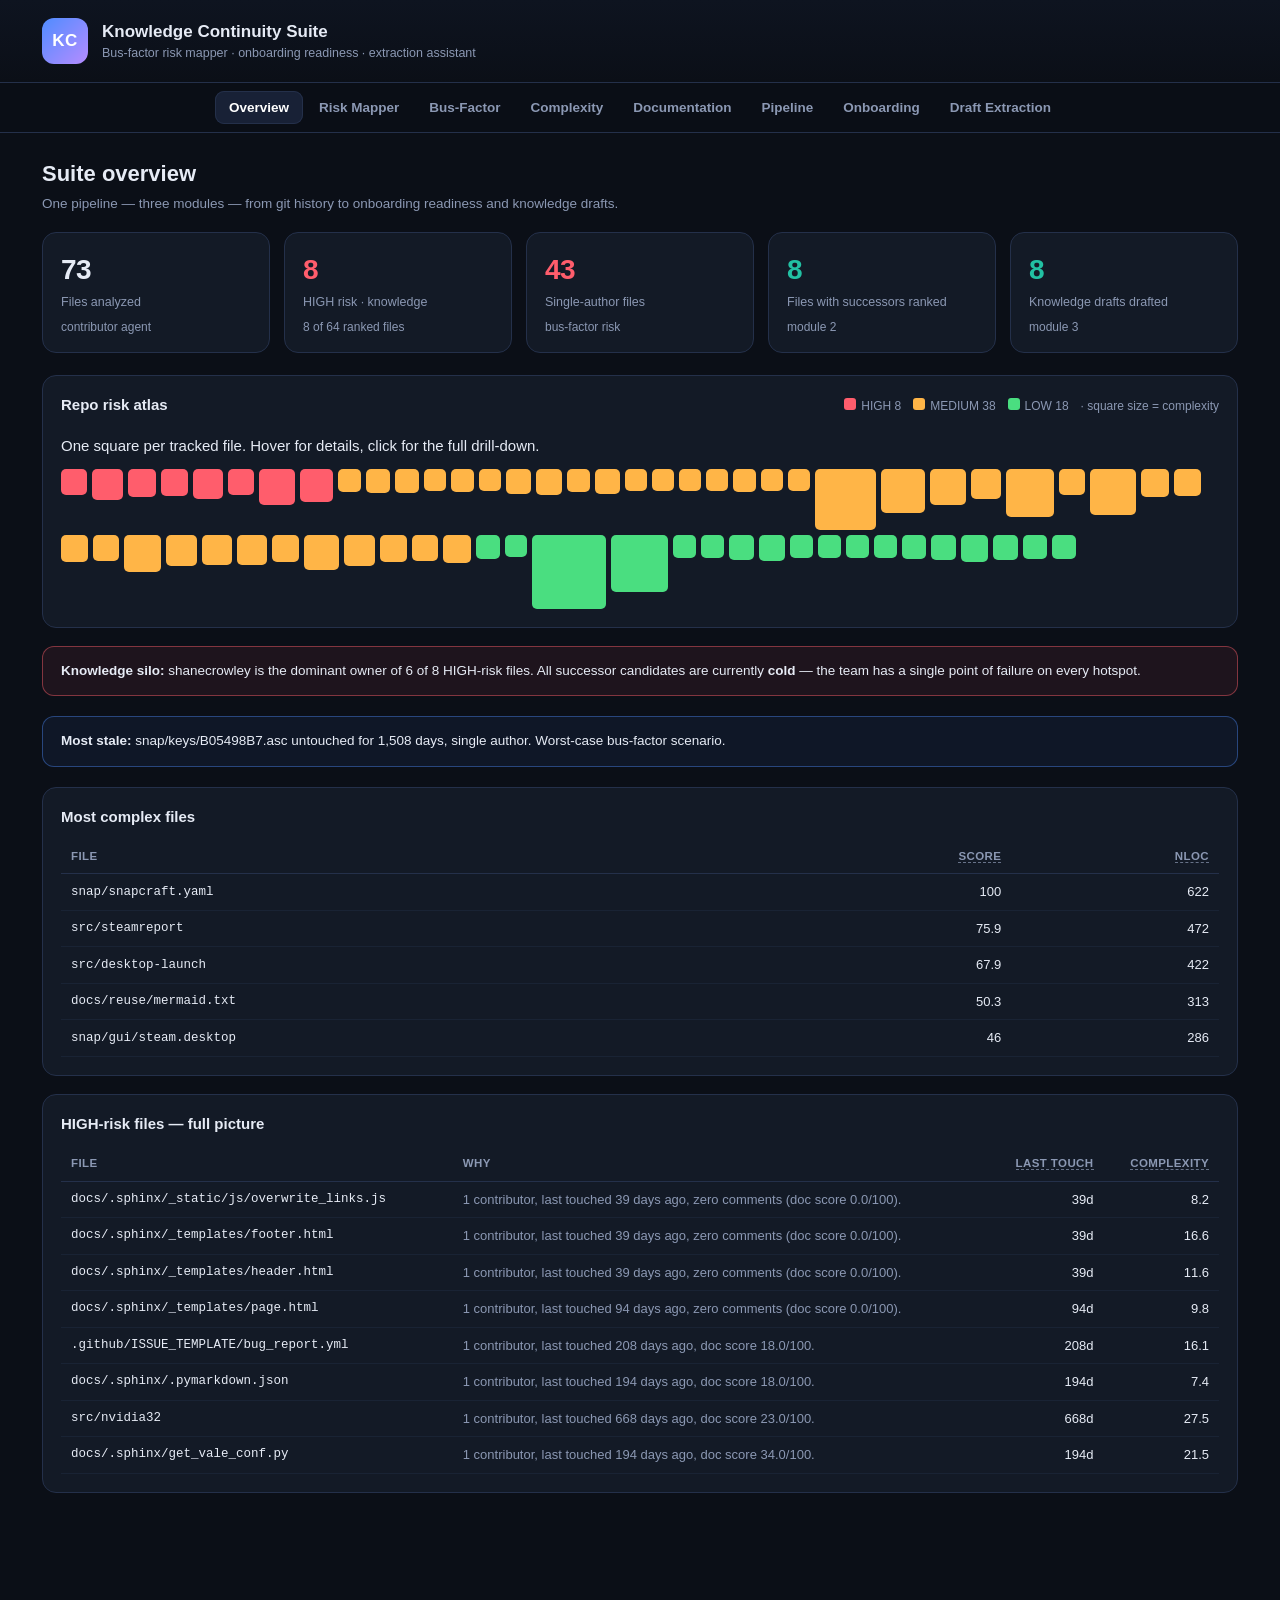
<file: dashboard/dashboard.html>
<!DOCTYPE html>
<html lang="en">
<head>
<meta charset="utf-8">
<meta name="viewport" content="width=device-width, initial-scale=1">
<title>Knowledge Continuity Suite — Dashboard (6 reports embedded)</title>

</head>
<body>
<header class="topbar">
  <div class="topbar-inner">
    <div class="brand">
      <div class="brand-mark">KC</div>
      <div>
        <div class="brand-name">Knowledge Continuity Suite</div>
        <div class="brand-sub">Bus-factor risk mapper &middot; onboarding readiness &middot; extraction assistant</div>
      </div>
    </div>
  </div>
</header>

<nav class="tabs" id="tabs">
  <button class="tab active" data-tab="overview">Overview</button>
  <button class="tab" data-tab="risk">Risk Mapper</button>
  <button class="tab" data-tab="busfactor">Bus-Factor</button>
  <button class="tab" data-tab="complexity">Complexity</button>
  <button class="tab" data-tab="documentation">Documentation</button>
  <button class="tab" data-tab="pipeline">Pipeline</button>
  <button class="tab" data-tab="onboarding">Onboarding</button>
  <button class="tab" data-tab="extraction">Draft Extraction</button>
</nav>

<main id="view" class="view"></main>

<div class="modal-backdrop" id="modal-backdrop">
  <div class="modal" id="modal" role="dialog" aria-modal="true"></div>
</div>

<style>
:root {
  --bg: #0b0f17;
  --surface: #131a26;
  --surface-2: #182136;
  --border: #24304a;
  --text: #e6ebf5;
  --muted: #8b98b3;
  --accent-1: #4f8cff;
  --accent-2: #22c1a3;
  --accent-3: #b58cff;
  --high: #ff5d6c;
  --medium: #ffb547;
  --low: #4ade80;
  --cold: #7d8aa5;
  --familiar: #ffb547;
  --ready: #4ade80;
  --shadow: 0 12px 32px rgba(0,0,0,.45);
}

* { box-sizing: border-box; }

html, body {
  margin: 0;
  background: var(--bg);
  color: var(--text);
  font-family: -apple-system, BlinkMacSystemFont, "Segoe UI", Roboto, Helvetica, Arial, sans-serif;
  font-size: 15px;
  line-height: 1.5;
}

.topbar {
  border-bottom: 1px solid var(--border);
  background: linear-gradient(180deg, #0e1420, var(--bg));
}
.topbar-inner {
  max-width: 1240px;
  margin: 0 auto;
  padding: 18px 22px;
  display: flex;
  justify-content: space-between;
  align-items: center;
  gap: 18px;
  flex-wrap: wrap;
}
.brand { display: flex; align-items: center; gap: 14px; }
.brand-mark {
  width: 46px; height: 46px;
  border-radius: 12px;
  background: linear-gradient(135deg, var(--accent-1), var(--accent-3));
  display: grid; place-items: center;
  font-weight: 800; font-size: 17px; letter-spacing: .5px;
  color: #fff;
}
.brand-name { font-weight: 700; font-size: 17px; }
.brand-sub { color: var(--muted); font-size: 12.5px; }

.tabs {
  position: sticky; top: 0; z-index: 20;
  background: rgba(11,15,23,.92);
  backdrop-filter: blur(8px);
  border-bottom: 1px solid var(--border);
  display: flex; gap: 2px; overflow-x: auto;
  padding: 8px 14px;
  justify-content: center;
}
.tab {
  appearance: none; border: none; cursor: pointer;
  background: transparent; color: var(--muted);
  font-size: 13.5px; font-weight: 600;
  padding: 9px 14px; border-radius: 9px;
  white-space: nowrap;
  transition: color .15s, background .15s;
}
.tab:hover { color: var(--text); background: var(--surface); }
.tab.active { color: #fff; background: var(--surface-2); box-shadow: inset 0 0 0 1px var(--border); }

.view { max-width: 1240px; margin: 0 auto; padding: 24px 22px 90px; }

.view-head { margin-bottom: 18px; }
.view-head h2 { margin: 0 0 4px; font-size: 22px; }
.view-head .view-sub { color: var(--muted); font-size: 13.5px; }

.stat-grid {
  display: grid; gap: 14px; margin-bottom: 22px;
  grid-template-columns: repeat(auto-fit, minmax(190px, 1fr));
}
.stat {
  background: var(--surface);
  border: 1px solid var(--border);
  border-radius: 14px;
  padding: 16px 18px;
}
.stat .stat-num { font-size: 28px; font-weight: 800; letter-spacing: -.5px; }
.stat .stat-label { color: var(--muted); font-size: 12.5px; margin-top: 2px; }
.stat .stat-note { font-size: 12px; color: var(--muted); margin-top: 6px; }

.banner {
  border-radius: 12px;
  padding: 14px 18px;
  margin: 0 0 20px;
  border: 1px solid;
  font-size: 13.5px;
}
.banner.alert { background: rgba(255,93,108,.08); border-color: rgba(255,93,108,.45); }
.banner.info  { background: rgba(79,140,255,.07); border-color: rgba(79,140,255,.4); }
.banner strong { font-weight: 700; }

.card {
  background: var(--surface);
  border: 1px solid var(--border);
  border-radius: 14px;
  padding: 18px;
  margin-bottom: 18px;
}
.card h3 { margin: 0 0 12px; font-size: 15px; }

table.tbl { width: 100%; border-collapse: collapse; font-size: 13px; }
.tbl th {
  text-align: left; color: var(--muted); font-weight: 600; font-size: 11.5px;
  text-transform: uppercase; letter-spacing: .4px;
  border-bottom: 1px solid var(--border);
  padding: 8px 10px; white-space: nowrap;
}
.tbl td { padding: 8px 10px; border-bottom: 1px solid rgba(36,48,74,.4); vertical-align: middle; }
.tbl tr.clickable { cursor: pointer; }
.tbl tr.clickable:hover td { background: rgba(79,140,255,.06); }
.tbl .num { text-align: right; font-variant-numeric: tabular-nums; white-space: nowrap; }
.tbl tr.stale td { opacity: .55; }

.file-cell { font-family: ui-monospace, SFMono-Regular, Menlo, Consolas, monospace; font-size: 12.5px; }
.muted { color: var(--muted); }
.nowrap { white-space: nowrap; }

.badge {
  display: inline-block; padding: 2px 9px; border-radius: 20px;
  font-size: 11.5px; font-weight: 700; letter-spacing: .2px;
}
.badge.HIGH { background: rgba(255,93,108,.14); color: var(--high); }
.badge.MEDIUM { background: rgba(255,181,71,.13); color: var(--medium); }
.badge.LOW { background: rgba(74,222,128,.12); color: var(--low); }
.badge.ready { background: rgba(74,222,128,.12); color: var(--ready); }
.badge.familiar { background: rgba(255,181,71,.13); color: var(--familiar); }
.badge.cold { background: rgba(125,138,165,.14); color: var(--cold); }

.scorebar {
  height: 6px; border-radius: 4px;
  background: var(--surface-2); overflow: hidden;
  min-width: 90px;
}
.scorebar > div { height: 100%; border-radius: 4px; }

/* Tooltips */
[data-tip] { position: relative; cursor: help; }
th [data-tip] { border-bottom: 1px dashed rgba(139,152,179,.7); }
[data-tip]:hover::after {
  content: attr(data-tip);
  position: absolute; bottom: calc(100% + 8px); left: 50%; transform: translateX(-50%);
  z-index: 60; width: max-content; max-width: 280px; white-space: normal;
  background: #0e1420; color: var(--text);
  border: 1px solid var(--border); border-radius: 8px;
  padding: 8px 10px; font-size: 12px; line-height: 1.45;
  text-align: left; text-transform: none; font-weight: 400; letter-spacing: 0;
  box-shadow: var(--shadow);
}
.stat-label[data-tip]:hover::after { bottom: calc(100% + 4px); }

.toolbar { display: flex; gap: 10px; align-items: center; flex-wrap: wrap; margin-bottom: 14px; }
.toolbar input[type="search"] {
  background: var(--surface-2); border: 1px solid var(--border); color: var(--text);
  padding: 8px 12px; border-radius: 9px; font-size: 13px; width: 260px; max-width: 100%;
}
.toolbar .seg { display: inline-flex; background: var(--surface-2); border-radius: 9px; padding: 3px; gap: 2px; }
.toolbar .seg button {
  appearance: none; border: none; background: transparent; color: var(--muted);
  font-size: 12px; font-weight: 600; padding: 6px 12px; border-radius: 7px; cursor: pointer;
}
.toolbar .seg button.active { background: var(--surface); color: #fff; }
.toolbar label { font-size: 12.5px; color: var(--muted); }

/* Onboarding */
.ob-file { border-bottom: 1px solid rgba(36,48,74,.45); padding: 16px 0; }
.ob-file:first-of-type { padding-top: 0; }
.ob-file:last-of-type { border-bottom: none; padding-bottom: 0; }
.ob-head { display: flex; justify-content: space-between; align-items: baseline; gap: 10px; flex-wrap: wrap; }
.ob-owner { margin-top: 4px; font-size: 12.5px; color: var(--muted); }
.backups { display: grid; gap: 8px; margin-top: 12px; }
.backup-row {
  display: grid; grid-template-columns: 1fr 150px auto minmax(160px,1.4fr);
  gap: 12px; align-items: center;
  background: var(--surface-2); border: 1px solid var(--border);
  border-radius: 10px; padding: 10px 14px; font-size: 13px;
}
.backup-name { font-weight: 600; }
.backup-score { text-align: right; font-variant-numeric: tabular-nums; font-weight: 700; }
.backup-why { color: var(--muted); font-size: 12.5px; min-width: 0; }
.ob-grid { display: grid; gap: 14px; grid-template-columns: repeat(auto-fit, minmax(320px, 1fr));}

/* Extraction drafts */
.draft-grid { display: grid; gap: 16px; grid-template-columns: repeat(auto-fit, minmax(420px, 1fr)); }
.draft {
  background: var(--surface); border: 1px solid var(--border); border-radius: 14px;
  display: flex; flex-direction: column; overflow: hidden;
}
.draft-head { padding: 14px 16px; border-bottom: 1px solid var(--border); }
.draft-file { font-family: ui-monospace, Menlo, monospace; font-size: 13px; font-weight: 700; word-break: break-all; }
.draft-meta { display: flex; gap: 12px; margin-top: 8px; color: var(--muted); font-size: 12px; flex-wrap: wrap; }
.draft-why { margin-top: 8px; color: var(--muted); font-size: 12px; line-height: 1.45; }
.draft-body {
  padding: 16px; max-height: 320px; overflow-y: auto;
  font-size: 13px; color: var(--text);
  flex: 1;
}
.draft-body pre { white-space: pre-wrap; font-family: inherit; margin: 4px 0; }
.draft-body code { background: var(--surface-2); padding: 1px 5px; border-radius: 5px; font-size: 12px; }
.draft-body .md-h { color: #fff; font-weight: 700; }
.draft-body .md-h1 { font-size: 15px; margin: 10px 0 6px; }
.draft-body .md-h2 { font-size: 13.5px; margin: 9px 0 4px; }
.draft-body .md-h3 { font-size: 13px; margin: 7px 0 3px; }
.draft-body .md-li { display: block; margin: 2px 0; }

/* Modal */
.modal-backdrop {
  position: fixed; inset: 0; z-index: 50;
  background: rgba(5,8,14,.72);
  display: none;
  place-items: center; padding: 20px;
}
.modal-backdrop.open { display: grid; }
.modal {
  position: relative;
  width: min(860px, 100%);
  max-height: 88vh; overflow-y: auto;
  background: var(--surface);
  border: 1px solid var(--border);
  border-radius: 16px;
  box-shadow: var(--shadow);
  padding: 24px;
}
.modal h2 { margin: 0 0 14px; font-size: 18px; }
.modal-close {
  position: absolute; top: 14px; right: 14px; cursor: pointer;
  background: var(--surface-2); border: 1px solid var(--border); color: var(--muted);
  width: 30px; height: 30px; border-radius: 8px; font-size: 14px;
}
.modal-sec { margin-top: 18px; }
.modal-sec h3 { font-size: 13px; text-transform: uppercase; letter-spacing: .5px; color: var(--muted); margin: 0 0 8px; }
.modal .kv { display: grid; grid-template-columns: 160px 1fr; gap: 6px 14px; font-size: 13px; }
.modal .kv dt { color: var(--muted); }
.modal .kv dd { margin: 0; }

.footer { max-width: 1240px; margin: 0 auto; padding: 0 22px 30px; color: var(--muted); font-size: 12px; }

.pipeline { display: flex; flex-direction: column; gap: 0; }
.pnode {
  background: var(--surface); border: 1px solid var(--border);
  border-radius: 12px; padding: 14px 18px;
  display: flex; align-items: center; justify-content: space-between; gap: 16px;
}
.pnode .pn-name { font-weight: 700; font-size: 14px; }
.pnode .pn-role { color: var(--muted); font-size: 12.5px; margin-top: 3px; }
.pnode .pn-out { color: var(--muted); font-size: 12px; text-align: right; white-space: nowrap; }
.pnode + .parrow { margin-top: 6px; }
.pnode .pn-num { font-variant-numeric: tabular-nums; font-weight: 700; }
.parrow {
  margin: 6px 0 6px 26px; padding-left: 12px; border-left: 2px solid var(--border);
  color: var(--muted); font-size: 11.5px; min-height: 22px; line-height: 1.5;
}
.parrow .arlabel { border: 1px dashed var(--border); border-radius: 4px; padding: 0 6px; font-size: 10.5px; }
.pmerge { margin: 0 0 0 26px; padding: 10px 12px; border-left: 2px solid var(--accent); }
.pmerge-tag { display: inline-block; font-size: 10.5px; letter-spacing: .4px; text-transform: uppercase; color: var(--accent-2); border: 1px solid var(--accent); border-radius: 4px; padding: 0 6px; margin-bottom: 6px; }
.p-agents { display: grid; grid-template-columns: 1fr 1fr 1fr; gap: 12px; }
.p-agent {
  background: var(--surface-2); border: 1px solid var(--border); border-radius: 10px;
  padding: 12px 14px; font-size: 12.5px;
}
.p-agent b { font-size: 13px; }

.atlas { display: flex; flex-wrap: wrap; gap: 5px; }
.atlas-cell {
  border-radius: 5px; cursor: pointer; flex: none;
  transition: transform .12s ease, box-shadow .12s ease;
}
.atlas-cell:hover {
  transform: scale(1.18); box-shadow: 0 6px 18px rgba(0,0,0,.45);
  outline: 2px solid rgba(255,255,255,.4); z-index: 3; position: relative;
}
.atlas-legend { display: flex; align-items: center; gap: 12px; font-size: 12px; color: var(--muted); }
.atlas-legend i { display: inline-block; width: 12px; height: 12px; border-radius: 3px; margin-right: 5px; }
#atlas-tip {
  position: fixed; z-index: 1000; pointer-events: none; display: none;
  max-width: 300px; background: var(--surface); border: 1px solid var(--border);
  border-radius: 10px; padding: 9px 11px; font-size: 12px; line-height: 1.5;
  box-shadow: 0 10px 30px rgba(0,0,0,.5);
}
#atlas-tip b { font-size: 12.5px; }
#atlas-tip .tip-row { display: grid; grid-template-columns: auto 1fr; gap: 1px 10px; }
#atlas-tip .tip-row span:nth-child(odd) { white-space: nowrap; }
#atlas-tip .tip-row span { color: var(--muted); }
#atlas-tip .tip-why { color: var(--muted); }

@media (max-width: 720px) {
  .backup-row { grid-template-columns: 1fr; }
  .draft-grid { grid-template-columns: 1fr; }
  .pnode { flex-direction: column; align-items: flex-start; }
  .pnode .pn-out { text-align: left; }
  .p-agents { grid-template-columns: 1fr; }
}
</style>
<script>window.INLINE_REPORTS = {"contributor": {"agent": "contributor_agent", "repo": "/Users/zohairmoosavi/ibm-hackathon/knowledge-handoff-4/sample-repos/steam-snap", "file_count_analyzed": 73, "files": [{"file": "snap/keys/B05498B7.asc", "author_count": 1, "authors": ["James Henstridge <james@jamesh.id.au>"], "commit_count": 1, "last_touch_date": "2022-07-13", "days_since_last_touch": 1508}, {"file": "tests/glx", "author_count": 1, "authors": ["Ken VanDine <ken.vandine@canonical.com>"], "commit_count": 1, "last_touch_date": "2023-01-06", "days_since_last_touch": 1331}, {"file": "src/glxgears", "author_count": 1, "authors": ["Ken VanDine <ken.vandine@canonical.com, ken@vandine.org>"], "commit_count": 3, "last_touch_date": "2023-01-11", "days_since_last_touch": 1326}, {"file": "src/glxinfo", "author_count": 1, "authors": ["Ken VanDine <ken.vandine@canonical.com, ken@vandine.org>"], "commit_count": 3, "last_touch_date": "2023-01-11", "days_since_last_touch": 1326}, {"file": "src/vkcube", "author_count": 1, "authors": ["Ken VanDine <ken.vandine@canonical.com, ken@vandine.org>"], "commit_count": 3, "last_touch_date": "2023-01-11", "days_since_last_touch": 1326}, {"file": "tests/run.sh", "author_count": 1, "authors": ["Ken VanDine <ken.vandine@canonical.com, ken@vandine.org>"], "commit_count": 4, "last_touch_date": "2023-01-11", "days_since_last_touch": 1326}, {"file": ".github/ISSUE_TEMPLATE/generic_issue.md", "author_count": 1, "authors": ["ashuntu <101582426+ashuntu@users.noreply.github.com>"], "commit_count": 2, "last_touch_date": "2023-07-17", "days_since_last_touch": 1139}, {"file": "src/steamreport", "author_count": 1, "authors": ["Ash <101582426+ashuntu@users.noreply.github.com>"], "commit_count": 21, "last_touch_date": "2023-08-21", "days_since_last_touch": 1104}, {"file": "snap/gui/steam.desktop", "author_count": 1, "authors": ["Ken VanDine <ken.vandine@canonical.com>"], "commit_count": 1, "last_touch_date": "2023-09-01", "days_since_last_touch": 1093}, {"file": "src/nvidia32", "author_count": 1, "authors": ["ashuntu <101582426+ashuntu@users.noreply.github.com, ashton.nelson@canonical.com>"], "commit_count": 14, "last_touch_date": "2024-10-30", "days_since_last_touch": 668}, {"file": ".github/.jira_sync_config.yaml", "author_count": 1, "authors": ["Didier Roche <didier.roche@canonical.com>"], "commit_count": 1, "last_touch_date": "2025-02-11", "days_since_last_touch": 564}, {"file": ".github/ISSUE_TEMPLATE/feature_request.yml", "author_count": 1, "authors": ["ashuntu <101582426+ashuntu@users.noreply.github.com, ashton.nelson@canonical.com>"], "commit_count": 4, "last_touch_date": "2025-10-14", "days_since_last_touch": 319}, {"file": ".github/ISSUE_TEMPLATE/bug_report.yml", "author_count": 1, "authors": ["ashuntu <101582426+ashuntu@users.noreply.github.com, ashton.nelson@canonical.com>"], "commit_count": 7, "last_touch_date": "2026-02-02", "days_since_last_touch": 208}, {"file": "docs/.gitignore", "author_count": 1, "authors": ["shanecrowley <shane.crowley@canonical.com>"], "commit_count": 1, "last_touch_date": "2026-02-16", "days_since_last_touch": 194}, {"file": "docs/Makefile", "author_count": 1, "authors": ["shanecrowley <shane.crowley@canonical.com>"], "commit_count": 1, "last_touch_date": "2026-02-16", "days_since_last_touch": 194}, {"file": "docs/requirements.txt", "author_count": 1, "authors": ["shanecrowley <shane.crowley@canonical.com>"], "commit_count": 1, "last_touch_date": "2026-02-16", "days_since_last_touch": 194}, {"file": "docs/.sphinx/.pre-commit-config.yaml", "author_count": 1, "authors": ["shanecrowley <shane.crowley@canonical.com>"], "commit_count": 1, "last_touch_date": "2026-02-16", "days_since_last_touch": 194}, {"file": "docs/.sphinx/.pymarkdown.json", "author_count": 1, "authors": ["shanecrowley <shane.crowley@canonical.com>"], "commit_count": 1, "last_touch_date": "2026-02-16", "days_since_last_touch": 194}, {"file": "docs/.sphinx/get_vale_conf.py", "author_count": 1, "authors": ["shanecrowley <shane.crowley@canonical.com>"], "commit_count": 1, "last_touch_date": "2026-02-16", "days_since_last_touch": 194}, {"file": "docs/.sphinx/pa11y.json", "author_count": 1, "authors": ["shanecrowley <shane.crowley@canonical.com>"], "commit_count": 1, "last_touch_date": "2026-02-16", "days_since_last_touch": 194}, {"file": "docs/.sphinx/update_sp.py", "author_count": 1, "authors": ["shanecrowley <shane.crowley@canonical.com>"], "commit_count": 1, "last_touch_date": "2026-02-16", "days_since_last_touch": 194}, {"file": "docs/.sphinx/version", "author_count": 1, "authors": ["shanecrowley <shane.crowley@canonical.com>"], "commit_count": 1, "last_touch_date": "2026-02-16", "days_since_last_touch": 194}, {"file": "docs/.sphinx/_static/css/dropdown.css", "author_count": 1, "authors": ["shanecrowley <shane.crowley@canonical.com>"], "commit_count": 1, "last_touch_date": "2026-02-16", "days_since_last_touch": 194}, {"file": "docs/assets/controller.png", "author_count": 1, "authors": ["shanecrowley <shane.crowley@canonical.com>"], "commit_count": 1, "last_touch_date": "2026-02-16", "days_since_last_touch": 194}, {"file": "docs/assets/proton-protondb.png", "author_count": 1, "authors": ["shanecrowley <shane.crowley@canonical.com>"], "commit_count": 1, "last_touch_date": "2026-02-16", "days_since_last_touch": 194}, {"file": "docs/assets/testing-four-boxes.png", "author_count": 1, "authors": ["shanecrowley <shane.crowley@canonical.com>"], "commit_count": 1, "last_touch_date": "2026-02-16", "days_since_last_touch": 194}, {"file": "docs/assets/testing-verified-status.png", "author_count": 1, "authors": ["shanecrowley <shane.crowley@canonical.com>"], "commit_count": 1, "last_touch_date": "2026-02-16", "days_since_last_touch": 194}, {"file": "docs/reuse/links.txt", "author_count": 1, "authors": ["shanecrowley <shane.crowley@canonical.com>"], "commit_count": 1, "last_touch_date": "2026-02-16", "days_since_last_touch": 194}, {"file": "docs/reuse/mermaid.txt", "author_count": 1, "authors": ["shanecrowley <shane.crowley@canonical.com>"], "commit_count": 1, "last_touch_date": "2026-02-16", "days_since_last_touch": 194}, {"file": "docs/reuse/substitutions.txt", "author_count": 1, "authors": ["shanecrowley <shane.crowley@canonical.com>"], "commit_count": 1, "last_touch_date": "2026-02-16", "days_since_last_touch": 194}, {"file": "docs/reuse/substitutions.yaml", "author_count": 1, "authors": ["shanecrowley <shane.crowley@canonical.com>"], "commit_count": 1, "last_touch_date": "2026-02-16", "days_since_last_touch": 194}, {"file": "docs/assets/external-libs.png", "author_count": 1, "authors": ["shanecrowley <shane.crowley@canonical.com>"], "commit_count": 1, "last_touch_date": "2026-03-02", "days_since_last_touch": 180}, {"file": "docs/assets/app-center-dark.webp", "author_count": 1, "authors": ["shanecrowley <shane.crowley@canonical.com>"], "commit_count": 1, "last_touch_date": "2026-04-16", "days_since_last_touch": 135}, {"file": "docs/assets/app-center-light.webp", "author_count": 1, "authors": ["shanecrowley <shane.crowley@canonical.com>"], "commit_count": 1, "last_touch_date": "2026-04-16", "days_since_last_touch": 135}, {"file": "docs/contributing/documentation.md", "author_count": 1, "authors": ["shanecrowley <shane.crowley@canonical.com>"], "commit_count": 1, "last_touch_date": "2026-04-28", "days_since_last_touch": 123}, {"file": "docs/assets/troubleshoot-report-dialog-dark.png", "author_count": 1, "authors": ["shanecrowley <shane.crowley@canonical.com>"], "commit_count": 1, "last_touch_date": "2026-04-29", "days_since_last_touch": 122}, {"file": "docs/assets/troubleshoot-report-dialog-light.png", "author_count": 1, "authors": ["shanecrowley <shane.crowley@canonical.com>"], "commit_count": 1, "last_touch_date": "2026-04-29", "days_since_last_touch": 122}, {"file": "docs/contributing/reports.md", "author_count": 1, "authors": ["shanecrowley <shane.crowley@canonical.com>"], "commit_count": 3, "last_touch_date": "2026-04-29", "days_since_last_touch": 122}, {"file": "docs/.sphinx/_static/css/snap-badge.css", "author_count": 1, "authors": ["shanecrowley <shane.crowley@canonical.com>"], "commit_count": 1, "last_touch_date": "2026-05-27", "days_since_last_touch": 94}, {"file": "docs/.sphinx/_templates/page.html", "author_count": 1, "authors": ["shanecrowley <shane.crowley@canonical.com>"], "commit_count": 1, "last_touch_date": "2026-05-27", "days_since_last_touch": 94}, {"file": "docs/.sphinx/_static/js/overwrite_links.js", "author_count": 1, "authors": ["shanecrowley <shane.crowley@canonical.com>"], "commit_count": 2, "last_touch_date": "2026-07-21", "days_since_last_touch": 39}, {"file": "docs/.sphinx/_templates/footer.html", "author_count": 1, "authors": ["shanecrowley <shane.crowley@canonical.com>"], "commit_count": 1, "last_touch_date": "2026-07-21", "days_since_last_touch": 39}, {"file": "docs/.sphinx/_templates/header.html", "author_count": 1, "authors": ["shanecrowley <shane.crowley@canonical.com>"], "commit_count": 1, "last_touch_date": "2026-07-21", "days_since_last_touch": 39}, {"file": "src/steam-snap.sh", "author_count": 2, "authors": ["Ken VanDine <ken@vandine.org>", "Jesús Soto <jesus.soto@canonical.com>"], "commit_count": 3, "last_touch_date": "2023-02-28", "days_since_last_touch": 1278}, {"file": "tests/vulkan", "author_count": 2, "authors": ["ashuntu <ashton.nelson@canonical.com>", "Ken VanDine <ken.vandine@canonical.com, ken@vandine.org>"], "commit_count": 5, "last_touch_date": "2023-06-05", "days_since_last_touch": 1181}, {"file": "snap/hooks/configure", "author_count": 2, "authors": ["ashuntu <101582426+ashuntu@users.noreply.github.com>", "Sergio Costas Rodriguez <sergio.costas@canonical.com>"], "commit_count": 6, "last_touch_date": "2024-01-08", "days_since_last_touch": 964}, {"file": ".gitignore", "author_count": 2, "authors": ["ashuntu <ashton.nelson@canonical.com>", "Ken VanDine <ken@vandine.org>"], "commit_count": 2, "last_touch_date": "2025-10-14", "days_since_last_touch": 319}, {"file": "docs/.custom_wordlist.txt", "author_count": 2, "authors": ["andreia <andreia.velasco@canonical.com>", "shanecrowley <shane.crowley@canonical.com>"], "commit_count": 3, "last_touch_date": "2026-04-27", "days_since_last_touch": 124}, {"file": "docs/explanation/index.md", "author_count": 2, "authors": ["andreia <andreia.velasco@canonical.com>", "shanecrowley <shane.crowley@canonical.com>"], "commit_count": 2, "last_touch_date": "2026-04-27", "days_since_last_touch": 124}, {"file": "docs/explanation/snap-versus-deb.md", "author_count": 2, "authors": ["andreia <andreia.velasco@canonical.com>", "shanecrowley <shane.crowley@canonical.com>"], "commit_count": 10, "last_touch_date": "2026-04-27", "days_since_last_touch": 124}, {"file": "docs/howto/dedicated-gpu.md", "author_count": 2, "authors": ["andreia <andreia.velasco@canonical.com>", "shanecrowley <shane.crowley@canonical.com>"], "commit_count": 6, "last_touch_date": "2026-04-27", "days_since_last_touch": 124}, {"file": "docs/howto/set-up-controller.md", "author_count": 2, "authors": ["andreia <andreia.velasco@canonical.com>", "shanecrowley <shane.crowley@canonical.com>"], "commit_count": 3, "last_touch_date": "2026-04-27", "days_since_last_touch": 124}, {"file": "docs/howto/update-version.md", "author_count": 2, "authors": ["andreia <andreia.velasco@canonical.com>", "shanecrowley <shane.crowley@canonical.com>"], "commit_count": 6, "last_touch_date": "2026-04-27", "days_since_last_touch": 124}, {"file": "docs/howto/troubleshooting/game-workarounds.md", "author_count": 2, "authors": ["andreia <andreia.velasco@canonical.com>", "shanecrowley <shane.crowley@canonical.com>"], "commit_count": 4, "last_touch_date": "2026-04-27", "days_since_last_touch": 124}, {"file": "docs/reference/external-libraries.md", "author_count": 2, "authors": ["andreia <andreia.velasco@canonical.com>", "shanecrowley <shane.crowley@canonical.com>"], "commit_count": 4, "last_touch_date": "2026-04-27", "days_since_last_touch": 124}, {"file": "docs/reference/glossary.md", "author_count": 2, "authors": ["andreia <andreia.velasco@canonical.com>", "shanecrowley <shane.crowley@canonical.com>"], "commit_count": 3, "last_touch_date": "2026-04-27", "days_since_last_touch": 124}, {"file": "docs/contributing/development.md", "author_count": 2, "authors": ["andreia <andreia.velasco@canonical.com>", "shanecrowley <shane.crowley@canonical.com>"], "commit_count": 10, "last_touch_date": "2026-04-28", "days_since_last_touch": 123}, {"file": "docs/howto/index.md", "author_count": 2, "authors": ["andreia <andreia.velasco@canonical.com>", "shanecrowley <shane.crowley@canonical.com>"], "commit_count": 6, "last_touch_date": "2026-04-28", "days_since_last_touch": 123}, {"file": "docs/explanation/what-games-can-i-play.md", "author_count": 2, "authors": ["andreia <andreia.velasco@canonical.com>", "shanecrowley <shane.crowley@canonical.com>"], "commit_count": 6, "last_touch_date": "2026-04-29", "days_since_last_touch": 122}, {"file": "docs/howto/configure-proton.md", "author_count": 2, "authors": ["andreia <andreia.velasco@canonical.com>", "shanecrowley <shane.crowley@canonical.com>"], "commit_count": 6, "last_touch_date": "2026-04-29", "days_since_last_touch": 122}, {"file": "docs/howto/install.md", "author_count": 2, "authors": ["andreia <andreia.velasco@canonical.com>", "shanecrowley <shane.crowley@canonical.com>"], "commit_count": 11, "last_touch_date": "2026-04-29", "days_since_last_touch": 122}, {"file": "docs/howto/troubleshooting/index.md", "author_count": 2, "authors": ["andreia <andreia.velasco@canonical.com>", "shanecrowley <shane.crowley@canonical.com>"], "commit_count": 10, "last_touch_date": "2026-04-29", "days_since_last_touch": 122}, {"file": "docs/.readthedocs.yaml", "author_count": 2, "authors": ["andreia <andreia.velasco@canonical.com>", "shanecrowley <shane.crowley@canonical.com>"], "commit_count": 3, "last_touch_date": "2026-05-26", "days_since_last_touch": 95}, {"file": "docs/index.md", "author_count": 2, "authors": ["andreia <andreia.velasco@canonical.com>", "shanecrowley <shane.crowley@canonical.com>"], "commit_count": 16, "last_touch_date": "2026-05-27", "days_since_last_touch": 94}, {"file": "docs/howto/change-mesa-graphics.md", "author_count": 2, "authors": ["andreia <andreia.velasco@canonical.com>", "shanecrowley <shane.crowley@canonical.com>"], "commit_count": 6, "last_touch_date": "2026-05-28", "days_since_last_touch": 93}, {"file": "docs/conf.py", "author_count": 2, "authors": ["andreia <andreia.velasco@canonical.com>", "shanecrowley <shane.crowley@canonical.com>"], "commit_count": 12, "last_touch_date": "2026-07-22", "days_since_last_touch": 38}, {"file": "src/vulkaninfo", "author_count": 3, "authors": ["Zoe Spellman <zoe.spellman@canonical.com>", "ashuntu <ashton.nelson@canonical.com>", "Ken VanDine <ken.vandine@canonical.com, ken@vandine.org>"], "commit_count": 5, "last_touch_date": "2023-06-05", "days_since_last_touch": 1181}, {"file": "docs/howto/configure-mangohud.md", "author_count": 3, "authors": ["andreia <andreia.velasco@canonical.com>", "ashuntu <ashton.nelson@canonical.com>", "shanecrowley <shane.crowley@canonical.com>"], "commit_count": 10, "last_touch_date": "2026-06-03", "days_since_last_touch": 87}, {"file": "docs/reference/index.md", "author_count": 3, "authors": ["andreia <andreia.velasco@canonical.com>", "ashuntu <ashton.nelson@canonical.com>", "shanecrowley <shane.crowley@canonical.com>"], "commit_count": 4, "last_touch_date": "2026-06-08", "days_since_last_touch": 82}, {"file": ".github/workflows/build-snap.yml", "author_count": 4, "authors": ["andreia <andreia.velasco@canonical.com>", "jssotomdz <105805873+jssotomdz@users.noreply.github.com>", "James Henstridge <james@jamesh.id.au>", "ashuntu <ashton.nelson@canonical.com>"], "commit_count": 5, "last_touch_date": "2026-04-10", "days_since_last_touch": 141}, {"file": "README.md", "author_count": 6, "authors": ["Ken VanDine <ken.vandine@canonical.com>", "James Henstridge <james@jamesh.id.au>", "Alberto Contreras <alberto.contreras@canonical.com>", "shanecrowley <shane.crowley@canonical.com>", "Ash <101582426+ashuntu@users.noreply.github.com>", "Shane Crowley <66971213+edibotopic@users.noreply.github.com>"], "commit_count": 11, "last_touch_date": "2026-05-27", "days_since_last_touch": 94}, {"file": "src/desktop-launch", "author_count": 7, "authors": ["Zoe Spellman <zoe.spellman@canonical.com>", "Sergio Costas Rodriguez <sergio.costas@canonical.com>", "Umayr <umayr23@gmail.com>", "Ken VanDine <ken.vandine@canonical.com, ken@vandine.org>", "ashuntu <101582426+ashuntu@users.noreply.github.com, ashton.nelson@canonical.com>", "Kyuyrii <190517858+kyuyrii@users.noreply.github.com>", "fntenjr <203029929+fntenjr@users.noreply.github.com>"], "commit_count": 39, "last_touch_date": "2026-07-09", "days_since_last_touch": 51}, {"file": "snap/snapcraft.yaml", "author_count": 11, "authors": ["Zoe Spellman <zoe.spellman@canonical.com>", "James Henstridge <james@jamesh.id.au>", "Jesús Soto <jesus.soto@canonical.com>", "Sergio Costas Rodriguez <sergio.costas@canonical.com>", "soredake <5204968+soredake@users.noreply.github.com>", "Ken VanDine <ken.vandine@canonical.com, ken@vandine.org>", "ashuntu <101582426+ashuntu@users.noreply.github.com, ashton.nelson@canonical.com>", "Denis Moskal <denis.moskal@gmail.com>", "Kyuyrii <kyuyriibyakko@gmail.com>", "jssotomdz <105805873+jssotomdz@users.noreply.github.com>", "fntenjr <203029929+fntenjr@users.noreply.github.com>"], "commit_count": 171, "last_touch_date": "2026-08-27", "days_since_last_touch": 2}]}, "complexity": {"agent": "complexity_agent", "repo": "/Users/zohairmoosavi/ibm-hackathon/knowledge-handoff-4/sample-repos/steam-snap", "file_count_analyzed": 64, "files": [{"file": "snap/snapcraft.yaml", "complexity_score": 100.0, "metrics": {"nloc": 622, "function_count": 0, "avg_cyclomatic_complexity": null, "max_cyclomatic_complexity": null}}, {"file": "src/steamreport", "complexity_score": 75.88, "metrics": {"nloc": 472, "function_count": 0, "avg_cyclomatic_complexity": null, "max_cyclomatic_complexity": null}}, {"file": "src/desktop-launch", "complexity_score": 67.85, "metrics": {"nloc": 422, "function_count": 0, "avg_cyclomatic_complexity": null, "max_cyclomatic_complexity": null}}, {"file": "docs/reuse/mermaid.txt", "complexity_score": 50.32, "metrics": {"nloc": 313, "function_count": 0, "avg_cyclomatic_complexity": null, "max_cyclomatic_complexity": null}}, {"file": "snap/gui/steam.desktop", "complexity_score": 45.98, "metrics": {"nloc": 286, "function_count": 0, "avg_cyclomatic_complexity": null, "max_cyclomatic_complexity": null}}, {"file": "docs/.sphinx/update_sp.py", "complexity_score": 42.12, "metrics": {"nloc": 202, "function_count": 6, "avg_cyclomatic_complexity": 6, "max_cyclomatic_complexity": 16}}, {"file": "docs/howto/troubleshooting/index.md", "complexity_score": 29.26, "metrics": {"nloc": 182, "function_count": 0, "avg_cyclomatic_complexity": null, "max_cyclomatic_complexity": null}}, {"file": "docs/Makefile", "complexity_score": 27.81, "metrics": {"nloc": 173, "function_count": 0, "avg_cyclomatic_complexity": null, "max_cyclomatic_complexity": null}}, {"file": "src/nvidia32", "complexity_score": 27.49, "metrics": {"nloc": 171, "function_count": 0, "avg_cyclomatic_complexity": null, "max_cyclomatic_complexity": null}}, {"file": "docs/contributing/development.md", "complexity_score": 25.72, "metrics": {"nloc": 160, "function_count": 0, "avg_cyclomatic_complexity": null, "max_cyclomatic_complexity": null}}, {"file": "docs/.sphinx/get_vale_conf.py", "complexity_score": 21.46, "metrics": {"nloc": 91, "function_count": 4, "avg_cyclomatic_complexity": 4.25, "max_cyclomatic_complexity": 7}}, {"file": "docs/howto/troubleshooting/game-workarounds.md", "complexity_score": 17.36, "metrics": {"nloc": 108, "function_count": 0, "avg_cyclomatic_complexity": null, "max_cyclomatic_complexity": null}}, {"file": "docs/contributing/documentation.md", "complexity_score": 16.72, "metrics": {"nloc": 104, "function_count": 0, "avg_cyclomatic_complexity": null, "max_cyclomatic_complexity": null}}, {"file": "docs/.sphinx/_templates/footer.html", "complexity_score": 16.56, "metrics": {"nloc": 103, "function_count": 0, "avg_cyclomatic_complexity": null, "max_cyclomatic_complexity": null}}, {"file": ".github/ISSUE_TEMPLATE/bug_report.yml", "complexity_score": 16.08, "metrics": {"nloc": 100, "function_count": 0, "avg_cyclomatic_complexity": null, "max_cyclomatic_complexity": null}}, {"file": "docs/contributing/reports.md", "complexity_score": 15.59, "metrics": {"nloc": 97, "function_count": 0, "avg_cyclomatic_complexity": null, "max_cyclomatic_complexity": null}}, {"file": "docs/howto/install.md", "complexity_score": 15.43, "metrics": {"nloc": 96, "function_count": 0, "avg_cyclomatic_complexity": null, "max_cyclomatic_complexity": null}}, {"file": "docs/conf.py", "complexity_score": 14.63, "metrics": {"nloc": 91, "function_count": 0, "avg_cyclomatic_complexity": null, "max_cyclomatic_complexity": null}}, {"file": "docs/.custom_wordlist.txt", "complexity_score": 12.54, "metrics": {"nloc": 78, "function_count": 0, "avg_cyclomatic_complexity": null, "max_cyclomatic_complexity": null}}, {"file": "docs/.sphinx/_templates/header.html", "complexity_score": 11.58, "metrics": {"nloc": 72, "function_count": 0, "avg_cyclomatic_complexity": null, "max_cyclomatic_complexity": null}}, {"file": "docs/explanation/snap-versus-deb.md", "complexity_score": 11.25, "metrics": {"nloc": 70, "function_count": 0, "avg_cyclomatic_complexity": null, "max_cyclomatic_complexity": null}}, {"file": "docs/howto/configure-mangohud.md", "complexity_score": 10.45, "metrics": {"nloc": 65, "function_count": 0, "avg_cyclomatic_complexity": null, "max_cyclomatic_complexity": null}}, {"file": "docs/howto/configure-proton.md", "complexity_score": 10.29, "metrics": {"nloc": 64, "function_count": 0, "avg_cyclomatic_complexity": null, "max_cyclomatic_complexity": null}}, {"file": "docs/index.md", "complexity_score": 9.81, "metrics": {"nloc": 61, "function_count": 0, "avg_cyclomatic_complexity": null, "max_cyclomatic_complexity": null}}, {"file": "docs/.sphinx/_templates/page.html", "complexity_score": 9.81, "metrics": {"nloc": 61, "function_count": 0, "avg_cyclomatic_complexity": null, "max_cyclomatic_complexity": null}}, {"file": "docs/howto/dedicated-gpu.md", "complexity_score": 8.84, "metrics": {"nloc": 55, "function_count": 0, "avg_cyclomatic_complexity": null, "max_cyclomatic_complexity": null}}, {"file": "docs/howto/update-version.md", "complexity_score": 8.84, "metrics": {"nloc": 55, "function_count": 0, "avg_cyclomatic_complexity": null, "max_cyclomatic_complexity": null}}, {"file": "docs/.sphinx/_static/js/overwrite_links.js", "complexity_score": 8.15, "metrics": {"nloc": 34, "function_count": 6, "avg_cyclomatic_complexity": 1.6666666666666667, "max_cyclomatic_complexity": 2}}, {"file": "docs/howto/set-up-controller.md", "complexity_score": 7.56, "metrics": {"nloc": 47, "function_count": 0, "avg_cyclomatic_complexity": null, "max_cyclomatic_complexity": null}}, {"file": "docs/.sphinx/.pymarkdown.json", "complexity_score": 7.4, "metrics": {"nloc": 46, "function_count": 0, "avg_cyclomatic_complexity": null, "max_cyclomatic_complexity": null}}, {"file": "docs/reference/glossary.md", "complexity_score": 7.4, "metrics": {"nloc": 46, "function_count": 0, "avg_cyclomatic_complexity": null, "max_cyclomatic_complexity": null}}, {"file": "docs/reuse/links.txt", "complexity_score": 7.4, "metrics": {"nloc": 46, "function_count": 0, "avg_cyclomatic_complexity": null, "max_cyclomatic_complexity": null}}, {"file": "snap/hooks/configure", "complexity_score": 7.23, "metrics": {"nloc": 45, "function_count": 0, "avg_cyclomatic_complexity": null, "max_cyclomatic_complexity": null}}, {"file": "snap/keys/B05498B7.asc", "complexity_score": 6.91, "metrics": {"nloc": 43, "function_count": 0, "avg_cyclomatic_complexity": null, "max_cyclomatic_complexity": null}}, {"file": ".github/ISSUE_TEMPLATE/feature_request.yml", "complexity_score": 6.27, "metrics": {"nloc": 39, "function_count": 0, "avg_cyclomatic_complexity": null, "max_cyclomatic_complexity": null}}, {"file": "docs/.readthedocs.yaml", "complexity_score": 6.27, "metrics": {"nloc": 39, "function_count": 0, "avg_cyclomatic_complexity": null, "max_cyclomatic_complexity": null}}, {"file": "docs/howto/change-mesa-graphics.md", "complexity_score": 5.31, "metrics": {"nloc": 33, "function_count": 0, "avg_cyclomatic_complexity": null, "max_cyclomatic_complexity": null}}, {"file": "docs/requirements.txt", "complexity_score": 5.14, "metrics": {"nloc": 32, "function_count": 0, "avg_cyclomatic_complexity": null, "max_cyclomatic_complexity": null}}, {"file": "docs/explanation/what-games-can-i-play.md", "complexity_score": 4.98, "metrics": {"nloc": 31, "function_count": 0, "avg_cyclomatic_complexity": null, "max_cyclomatic_complexity": null}}, {"file": "README.md", "complexity_score": 4.66, "metrics": {"nloc": 29, "function_count": 0, "avg_cyclomatic_complexity": null, "max_cyclomatic_complexity": null}}, {"file": "docs/.gitignore", "complexity_score": 4.18, "metrics": {"nloc": 26, "function_count": 0, "avg_cyclomatic_complexity": null, "max_cyclomatic_complexity": null}}, {"file": "docs/reference/external-libraries.md", "complexity_score": 4.18, "metrics": {"nloc": 26, "function_count": 0, "avg_cyclomatic_complexity": null, "max_cyclomatic_complexity": null}}, {"file": ".github/workflows/build-snap.yml", "complexity_score": 3.7, "metrics": {"nloc": 23, "function_count": 0, "avg_cyclomatic_complexity": null, "max_cyclomatic_complexity": null}}, {"file": "docs/.sphinx/.pre-commit-config.yaml", "complexity_score": 3.7, "metrics": {"nloc": 23, "function_count": 0, "avg_cyclomatic_complexity": null, "max_cyclomatic_complexity": null}}, {"file": "docs/howto/index.md", "complexity_score": 3.54, "metrics": {"nloc": 22, "function_count": 0, "avg_cyclomatic_complexity": null, "max_cyclomatic_complexity": null}}, {"file": "src/steam-snap.sh", "complexity_score": 2.57, "metrics": {"nloc": 16, "function_count": 0, "avg_cyclomatic_complexity": null, "max_cyclomatic_complexity": null}}, {"file": ".github/ISSUE_TEMPLATE/generic_issue.md", "complexity_score": 2.25, "metrics": {"nloc": 14, "function_count": 0, "avg_cyclomatic_complexity": null, "max_cyclomatic_complexity": null}}, {"file": "tests/vulkan", "complexity_score": 2.09, "metrics": {"nloc": 13, "function_count": 0, "avg_cyclomatic_complexity": null, "max_cyclomatic_complexity": null}}, {"file": "docs/explanation/index.md", "complexity_score": 1.93, "metrics": {"nloc": 12, "function_count": 0, "avg_cyclomatic_complexity": null, "max_cyclomatic_complexity": null}}, {"file": "docs/reference/index.md", "complexity_score": 1.93, "metrics": {"nloc": 12, "function_count": 0, "avg_cyclomatic_complexity": null, "max_cyclomatic_complexity": null}}, {"file": ".github/.jira_sync_config.yaml", "complexity_score": 1.45, "metrics": {"nloc": 9, "function_count": 0, "avg_cyclomatic_complexity": null, "max_cyclomatic_complexity": null}}, {"file": "docs/.sphinx/pa11y.json", "complexity_score": 1.45, "metrics": {"nloc": 9, "function_count": 0, "avg_cyclomatic_complexity": null, "max_cyclomatic_complexity": null}}, {"file": ".gitignore", "complexity_score": 1.13, "metrics": {"nloc": 7, "function_count": 0, "avg_cyclomatic_complexity": null, "max_cyclomatic_complexity": null}}, {"file": "docs/.sphinx/_static/css/snap-badge.css", "complexity_score": 1.13, "metrics": {"nloc": 7, "function_count": 0, "avg_cyclomatic_complexity": null, "max_cyclomatic_complexity": null}}, {"file": "docs/reuse/substitutions.txt", "complexity_score": 1.13, "metrics": {"nloc": 7, "function_count": 0, "avg_cyclomatic_complexity": null, "max_cyclomatic_complexity": null}}, {"file": "docs/reuse/substitutions.yaml", "complexity_score": 0.64, "metrics": {"nloc": 4, "function_count": 0, "avg_cyclomatic_complexity": null, "max_cyclomatic_complexity": null}}, {"file": "src/glxgears", "complexity_score": 0.64, "metrics": {"nloc": 4, "function_count": 0, "avg_cyclomatic_complexity": null, "max_cyclomatic_complexity": null}}, {"file": "src/glxinfo", "complexity_score": 0.64, "metrics": {"nloc": 4, "function_count": 0, "avg_cyclomatic_complexity": null, "max_cyclomatic_complexity": null}}, {"file": "src/vkcube", "complexity_score": 0.64, "metrics": {"nloc": 4, "function_count": 0, "avg_cyclomatic_complexity": null, "max_cyclomatic_complexity": null}}, {"file": "src/vulkaninfo", "complexity_score": 0.64, "metrics": {"nloc": 4, "function_count": 0, "avg_cyclomatic_complexity": null, "max_cyclomatic_complexity": null}}, {"file": "tests/glx", "complexity_score": 0.64, "metrics": {"nloc": 4, "function_count": 0, "avg_cyclomatic_complexity": null, "max_cyclomatic_complexity": null}}, {"file": "tests/run.sh", "complexity_score": 0.64, "metrics": {"nloc": 4, "function_count": 0, "avg_cyclomatic_complexity": null, "max_cyclomatic_complexity": null}}, {"file": "docs/.sphinx/_static/css/dropdown.css", "complexity_score": 0.48, "metrics": {"nloc": 3, "function_count": 0, "avg_cyclomatic_complexity": null, "max_cyclomatic_complexity": null}}, {"file": "docs/.sphinx/version", "complexity_score": 0.16, "metrics": {"nloc": 1, "function_count": 0, "avg_cyclomatic_complexity": null, "max_cyclomatic_complexity": null}}]}, "documentation": {"agent": "documentation_gap_agent", "repo": "/Users/zohairmoosavi/ibm-hackathon/knowledge-handoff-4/sample-repos/steam-snap", "file_count_analyzed": 52, "files": [{"file": ".github/.jira_sync_config.yaml", "documentation_score": 18, "metrics": {"comment_count": 0, "docstring_count": 0, "has_file_description": false, "has_external_documentation": false}, "reason": "no leading comment block; 0 meaningful inline comments across 9 lines; not referenced in external documentation."}, {"file": ".github/ISSUE_TEMPLATE/bug_report.yml", "documentation_score": 18, "metrics": {"comment_count": 0, "docstring_count": 0, "has_file_description": false, "has_external_documentation": false}, "reason": "no leading comment block; 0 meaningful inline comments across 100 lines; not referenced in external documentation."}, {"file": ".github/ISSUE_TEMPLATE/feature_request.yml", "documentation_score": 18, "metrics": {"comment_count": 0, "docstring_count": 0, "has_file_description": false, "has_external_documentation": false}, "reason": "no leading comment block; 0 meaningful inline comments across 39 lines; not referenced in external documentation."}, {"file": ".github/workflows/build-snap.yml", "documentation_score": 18, "metrics": {"comment_count": 0, "docstring_count": 0, "has_file_description": false, "has_external_documentation": false}, "reason": "no leading comment block; 0 meaningful inline comments across 23 lines; not referenced in external documentation."}, {"file": "docs/.sphinx/.pymarkdown.json", "documentation_score": 18, "metrics": {"comment_count": 0, "docstring_count": 0, "has_file_description": false, "has_external_documentation": false}, "reason": "no file-level comment header; 0 meaningful inline comments; not directly referenced in external docs."}, {"file": "src/nvidia32", "documentation_score": 23, "metrics": {"comment_count": 6, "docstring_count": 0, "has_file_description": false, "has_external_documentation": false}, "reason": "no file-level comment header; 6 meaningful inline comments; not directly referenced in external docs."}, {"file": "docs/reuse/substitutions.yaml", "documentation_score": 28, "metrics": {"comment_count": 1, "docstring_count": 0, "has_file_description": false, "has_external_documentation": false}, "reason": "no leading comment block; 1 meaningful inline comments across 4 lines; not referenced in external documentation."}, {"file": "src/vkcube", "documentation_score": 30, "metrics": {"comment_count": 0, "docstring_count": 0, "has_file_description": false, "has_external_documentation": false}, "reason": "trivial wrapper script (<=4 code lines; minimal documentation expected); no file-level comment header; 0 meaningful inline comments; not directly referenced in external docs."}, {"file": "src/vulkaninfo", "documentation_score": 30, "metrics": {"comment_count": 0, "docstring_count": 0, "has_file_description": false, "has_external_documentation": false}, "reason": "trivial wrapper script (<=4 code lines; minimal documentation expected); no file-level comment header; 0 meaningful inline comments; not directly referenced in external docs."}, {"file": "tests/glx", "documentation_score": 30, "metrics": {"comment_count": 0, "docstring_count": 0, "has_file_description": false, "has_external_documentation": false}, "reason": "trivial wrapper script (<=4 code lines; minimal documentation expected); no file-level comment header; 0 meaningful inline comments; not directly referenced in external docs."}, {"file": "tests/run.sh", "documentation_score": 30, "metrics": {"comment_count": 0, "docstring_count": 0, "has_file_description": false, "has_external_documentation": false}, "reason": "trivial wrapper script (<=4 code lines; minimal documentation expected); no file-level comment header; 0 meaningful inline comments; not directly referenced in external docs."}, {"file": "docs/.sphinx/get_vale_conf.py", "documentation_score": 34, "metrics": {"comment_count": 14, "docstring_count": 2, "has_file_description": false, "has_external_documentation": false}, "reason": "no module-level docstring; 2/4 functions/classes have docstrings; 14 meaningful inline comments; not referenced in external documentation."}, {"file": "docs/.sphinx/pa11y.json", "documentation_score": 38, "metrics": {"comment_count": 0, "docstring_count": 0, "has_file_description": false, "has_external_documentation": true}, "reason": "no file-level comment header; 0 meaningful inline comments; referenced in external documentation."}, {"file": "src/glxgears", "documentation_score": 38, "metrics": {"comment_count": 0, "docstring_count": 0, "has_file_description": false, "has_external_documentation": true}, "reason": "trivial wrapper script (<=4 code lines; minimal documentation expected); no file-level comment header; 0 meaningful inline comments; referenced in external documentation."}, {"file": "src/glxinfo", "documentation_score": 38, "metrics": {"comment_count": 0, "docstring_count": 0, "has_file_description": false, "has_external_documentation": true}, "reason": "trivial wrapper script (<=4 code lines; minimal documentation expected); no file-level comment header; 0 meaningful inline comments; referenced in external documentation."}, {"file": "src/steamreport", "documentation_score": 40, "metrics": {"comment_count": 9, "docstring_count": 0, "has_file_description": false, "has_external_documentation": true}, "reason": "no file-level comment header; 9 meaningful inline comments; referenced in external documentation."}, {"file": "docs/.sphinx/update_sp.py", "documentation_score": 41, "metrics": {"comment_count": 27, "docstring_count": 5, "has_file_description": false, "has_external_documentation": false}, "reason": "no module-level docstring; 5/6 functions/classes have docstrings; 27 meaningful inline comments; not referenced in external documentation."}, {"file": "snap/snapcraft.yaml", "documentation_score": 42, "metrics": {"comment_count": 12, "docstring_count": 0, "has_file_description": false, "has_external_documentation": true}, "reason": "no leading comment block; 12 meaningful inline comments across 622 lines; referenced in external documentation."}, {"file": "src/desktop-launch", "documentation_score": 48, "metrics": {"comment_count": 91, "docstring_count": 2, "has_file_description": true, "has_external_documentation": false}, "reason": "has file-level comment header; 2/8 shell functions preceded by a comment; 91 meaningful inline comments; not directly referenced in external docs."}, {"file": "src/steam-snap.sh", "documentation_score": 48, "metrics": {"comment_count": 2, "docstring_count": 0, "has_file_description": true, "has_external_documentation": false}, "reason": "has file-level comment header; 2 meaningful inline comments; not directly referenced in external docs."}, {"file": "docs/reuse/substitutions.txt", "documentation_score": 50, "metrics": {"comment_count": 0, "docstring_count": 0, "has_file_description": false, "has_external_documentation": false}, "reason": "missing document title; 7 total lines, 5 content lines; this file is itself documentation; score reflects its own quality."}, {"file": "docs/.readthedocs.yaml", "documentation_score": 58, "metrics": {"comment_count": 12, "docstring_count": 0, "has_file_description": true, "has_external_documentation": false}, "reason": "has leading comment block; 12 meaningful inline comments across 39 lines; not referenced in external documentation."}, {"file": "docs/Makefile", "documentation_score": 60, "metrics": {"comment_count": 9, "docstring_count": 0, "has_file_description": true, "has_external_documentation": true}, "reason": "has file-level comment header; 9 meaningful inline comments; referenced in external documentation."}, {"file": "docs/conf.py", "documentation_score": 61, "metrics": {"comment_count": 141, "docstring_count": 0, "has_file_description": false, "has_external_documentation": true}, "reason": "no module-level docstring; 141 meaningful inline comments; referenced in external documentation."}, {"file": "docs/reuse/mermaid.txt", "documentation_score": 66, "metrics": {"comment_count": 0, "docstring_count": 0, "has_file_description": false, "has_external_documentation": false}, "reason": "missing document title; 313 total lines, 245 content lines; this file is itself documentation; score reflects its own quality."}, {"file": "snap/hooks/configure", "documentation_score": 66, "metrics": {"comment_count": 4, "docstring_count": 0, "has_file_description": true, "has_external_documentation": true}, "reason": "has file-level comment header; 4 meaningful inline comments; referenced in external documentation."}, {"file": ".github/ISSUE_TEMPLATE/generic_issue.md", "documentation_score": 67, "metrics": {"comment_count": 0, "docstring_count": 0, "has_file_description": false, "has_external_documentation": false}, "reason": "missing document title; 14 total lines, 12 content lines; this file is itself documentation; score reflects its own quality."}, {"file": "tests/vulkan", "documentation_score": 68, "metrics": {"comment_count": 2, "docstring_count": 0, "has_file_description": true, "has_external_documentation": true}, "reason": "has file-level comment header; 2 meaningful inline comments; referenced in external documentation."}, {"file": "docs/reuse/links.txt", "documentation_score": 69, "metrics": {"comment_count": 0, "docstring_count": 0, "has_file_description": false, "has_external_documentation": true}, "reason": "missing document title; 46 total lines, 44 content lines; this file is itself documentation; score reflects its own quality."}, {"file": "snap/gui/steam.desktop", "documentation_score": 75, "metrics": {"comment_count": 0, "docstring_count": 0, "has_file_description": true, "has_external_documentation": true}, "reason": "has Name and Comment fields; referenced in external documentation."}, {"file": "docs/explanation/index.md", "documentation_score": 80, "metrics": {"comment_count": 0, "docstring_count": 0, "has_file_description": true, "has_external_documentation": false}, "reason": "has document title/header; 12 total lines, 8 content lines; this file is itself documentation; score reflects its own quality."}, {"file": "docs/reference/index.md", "documentation_score": 80, "metrics": {"comment_count": 0, "docstring_count": 0, "has_file_description": true, "has_external_documentation": false}, "reason": "has document title/header; 12 total lines, 8 content lines; this file is itself documentation; score reflects its own quality."}, {"file": "README.md", "documentation_score": 92, "metrics": {"comment_count": 0, "docstring_count": 0, "has_file_description": true, "has_external_documentation": true}, "reason": "has document title/header; 29 total lines, 14 content lines; this file is itself documentation; score reflects its own quality."}, {"file": "docs/explanation/snap-versus-deb.md", "documentation_score": 92, "metrics": {"comment_count": 0, "docstring_count": 0, "has_file_description": true, "has_external_documentation": true}, "reason": "has document title/header; 70 total lines, 36 content lines; this file is itself documentation; score reflects its own quality."}, {"file": "docs/howto/configure-proton.md", "documentation_score": 93, "metrics": {"comment_count": 0, "docstring_count": 0, "has_file_description": true, "has_external_documentation": true}, "reason": "has document title/header; 64 total lines, 36 content lines; this file is itself documentation; score reflects its own quality."}, {"file": "docs/howto/dedicated-gpu.md", "documentation_score": 93, "metrics": {"comment_count": 0, "docstring_count": 0, "has_file_description": true, "has_external_documentation": true}, "reason": "has document title/header; 55 total lines, 30 content lines; this file is itself documentation; score reflects its own quality."}, {"file": "docs/howto/set-up-controller.md", "documentation_score": 93, "metrics": {"comment_count": 0, "docstring_count": 0, "has_file_description": true, "has_external_documentation": true}, "reason": "has document title/header; 47 total lines, 26 content lines; this file is itself documentation; score reflects its own quality."}, {"file": "docs/howto/troubleshooting/index.md", "documentation_score": 93, "metrics": {"comment_count": 0, "docstring_count": 0, "has_file_description": true, "has_external_documentation": false}, "reason": "has document title/header; 182 total lines, 102 content lines; this file is itself documentation; score reflects its own quality."}, {"file": "docs/contributing/documentation.md", "documentation_score": 94, "metrics": {"comment_count": 0, "docstring_count": 0, "has_file_description": true, "has_external_documentation": true}, "reason": "has document title/header; 104 total lines, 64 content lines; this file is itself documentation; score reflects its own quality."}, {"file": "docs/contributing/reports.md", "documentation_score": 94, "metrics": {"comment_count": 0, "docstring_count": 0, "has_file_description": true, "has_external_documentation": true}, "reason": "has document title/header; 97 total lines, 64 content lines; this file is itself documentation; score reflects its own quality."}, {"file": "docs/explanation/what-games-can-i-play.md", "documentation_score": 94, "metrics": {"comment_count": 0, "docstring_count": 0, "has_file_description": true, "has_external_documentation": true}, "reason": "has document title/header; 31 total lines, 20 content lines; this file is itself documentation; score reflects its own quality."}, {"file": "docs/howto/configure-mangohud.md", "documentation_score": 94, "metrics": {"comment_count": 0, "docstring_count": 0, "has_file_description": true, "has_external_documentation": true}, "reason": "has document title/header; 65 total lines, 39 content lines; this file is itself documentation; score reflects its own quality."}, {"file": "docs/howto/install.md", "documentation_score": 94, "metrics": {"comment_count": 0, "docstring_count": 0, "has_file_description": true, "has_external_documentation": true}, "reason": "has document title/header; 96 total lines, 63 content lines; this file is itself documentation; score reflects its own quality."}, {"file": "docs/howto/update-version.md", "documentation_score": 94, "metrics": {"comment_count": 0, "docstring_count": 0, "has_file_description": true, "has_external_documentation": true}, "reason": "has document title/header; 55 total lines, 33 content lines; this file is itself documentation; score reflects its own quality."}, {"file": "docs/contributing/development.md", "documentation_score": 95, "metrics": {"comment_count": 0, "docstring_count": 0, "has_file_description": true, "has_external_documentation": true}, "reason": "has document title/header; 160 total lines, 115 content lines; this file is itself documentation; score reflects its own quality."}, {"file": "docs/howto/change-mesa-graphics.md", "documentation_score": 95, "metrics": {"comment_count": 0, "docstring_count": 0, "has_file_description": true, "has_external_documentation": true}, "reason": "has document title/header; 33 total lines, 24 content lines; this file is itself documentation; score reflects its own quality."}, {"file": "docs/howto/index.md", "documentation_score": 95, "metrics": {"comment_count": 0, "docstring_count": 0, "has_file_description": true, "has_external_documentation": false}, "reason": "has document title/header; 22 total lines, 15 content lines; this file is itself documentation; score reflects its own quality."}, {"file": "docs/howto/troubleshooting/game-workarounds.md", "documentation_score": 95, "metrics": {"comment_count": 0, "docstring_count": 0, "has_file_description": true, "has_external_documentation": true}, "reason": "has document title/header; 108 total lines, 75 content lines; this file is itself documentation; score reflects its own quality."}, {"file": "docs/index.md", "documentation_score": 95, "metrics": {"comment_count": 0, "docstring_count": 0, "has_file_description": true, "has_external_documentation": false}, "reason": "has document title/header; 61 total lines, 41 content lines; this file is itself documentation; score reflects its own quality."}, {"file": "docs/reference/external-libraries.md", "documentation_score": 95, "metrics": {"comment_count": 0, "docstring_count": 0, "has_file_description": true, "has_external_documentation": true}, "reason": "has document title/header; 26 total lines, 18 content lines; this file is itself documentation; score reflects its own quality."}, {"file": "docs/reference/glossary.md", "documentation_score": 95, "metrics": {"comment_count": 0, "docstring_count": 0, "has_file_description": true, "has_external_documentation": true}, "reason": "has document title/header; 46 total lines, 31 content lines; this file is itself documentation; score reflects its own quality."}, {"file": "docs/.custom_wordlist.txt", "documentation_score": 99, "metrics": {"comment_count": 0, "docstring_count": 0, "has_file_description": true, "has_external_documentation": false}, "reason": "has document title/header; 78 total lines, 77 content lines; this file is itself documentation; score reflects its own quality."}]}, "risk": [{"file": "docs/.sphinx/_static/js/overwrite_links.js", "author_count": 1, "last_touch_days_ago": 39, "complexity_score": 8.15, "doc_score": 0, "risk_level": "HIGH", "why": "1 contributor, last touched 39 days ago, zero comments (doc score 0.0/100)."}, {"file": "docs/.sphinx/_templates/footer.html", "author_count": 1, "last_touch_days_ago": 39, "complexity_score": 16.56, "doc_score": 0, "risk_level": "HIGH", "why": "1 contributor, last touched 39 days ago, zero comments (doc score 0.0/100)."}, {"file": "docs/.sphinx/_templates/header.html", "author_count": 1, "last_touch_days_ago": 39, "complexity_score": 11.58, "doc_score": 0, "risk_level": "HIGH", "why": "1 contributor, last touched 39 days ago, zero comments (doc score 0.0/100)."}, {"file": "docs/.sphinx/_templates/page.html", "author_count": 1, "last_touch_days_ago": 94, "complexity_score": 9.81, "doc_score": 0, "risk_level": "HIGH", "why": "1 contributor, last touched 94 days ago, zero comments (doc score 0.0/100)."}, {"file": ".github/ISSUE_TEMPLATE/bug_report.yml", "author_count": 1, "last_touch_days_ago": 208, "complexity_score": 16.08, "doc_score": 18, "risk_level": "HIGH", "why": "1 contributor, last touched 208 days ago, doc score 18.0/100."}, {"file": "docs/.sphinx/.pymarkdown.json", "author_count": 1, "last_touch_days_ago": 194, "complexity_score": 7.4, "doc_score": 18, "risk_level": "HIGH", "why": "1 contributor, last touched 194 days ago, doc score 18.0/100."}, {"file": "src/nvidia32", "author_count": 1, "last_touch_days_ago": 668, "complexity_score": 27.49, "doc_score": 23, "risk_level": "HIGH", "why": "1 contributor, last touched 668 days ago, doc score 23.0/100."}, {"file": "docs/.sphinx/get_vale_conf.py", "author_count": 1, "last_touch_days_ago": 194, "complexity_score": 21.46, "doc_score": 34, "risk_level": "HIGH", "why": "1 contributor, last touched 194 days ago, doc score 34.0/100."}, {"file": ".gitignore", "author_count": 2, "last_touch_days_ago": 319, "complexity_score": 1.13, "doc_score": 0, "risk_level": "MEDIUM", "why": "2 contributors, last touched 319 days ago, zero comments (doc score 0.0/100)."}, {"file": "docs/.gitignore", "author_count": 1, "last_touch_days_ago": 194, "complexity_score": 4.18, "doc_score": 0, "risk_level": "MEDIUM", "why": "1 contributor, last touched 194 days ago, zero comments (doc score 0.0/100)."}, {"file": "docs/.sphinx/.pre-commit-config.yaml", "author_count": 1, "last_touch_days_ago": 194, "complexity_score": 3.7, "doc_score": 0, "risk_level": "MEDIUM", "why": "1 contributor, last touched 194 days ago, zero comments (doc score 0.0/100)."}, {"file": "docs/.sphinx/_static/css/dropdown.css", "author_count": 1, "last_touch_days_ago": 194, "complexity_score": 0.48, "doc_score": 0, "risk_level": "MEDIUM", "why": "1 contributor, last touched 194 days ago, zero comments (doc score 0.0/100)."}, {"file": "docs/.sphinx/_static/css/snap-badge.css", "author_count": 1, "last_touch_days_ago": 94, "complexity_score": 1.13, "doc_score": 0, "risk_level": "MEDIUM", "why": "1 contributor, last touched 94 days ago, zero comments (doc score 0.0/100)."}, {"file": "docs/.sphinx/version", "author_count": 1, "last_touch_days_ago": 194, "complexity_score": 0.16, "doc_score": 0, "risk_level": "MEDIUM", "why": "1 contributor, last touched 194 days ago, zero comments (doc score 0.0/100)."}, {"file": "docs/requirements.txt", "author_count": 1, "last_touch_days_ago": 194, "complexity_score": 5.14, "doc_score": 0, "risk_level": "MEDIUM", "why": "1 contributor, last touched 194 days ago, zero comments (doc score 0.0/100)."}, {"file": "snap/keys/B05498B7.asc", "author_count": 1, "last_touch_days_ago": 1508, "complexity_score": 6.91, "doc_score": 0, "risk_level": "MEDIUM", "why": "1 contributor, last touched 1508 days ago, zero comments (doc score 0.0/100)."}, {"file": ".github/.jira_sync_config.yaml", "author_count": 1, "last_touch_days_ago": 564, "complexity_score": 1.45, "doc_score": 18, "risk_level": "MEDIUM", "why": "1 contributor, last touched 564 days ago, doc score 18.0/100."}, {"file": ".github/ISSUE_TEMPLATE/feature_request.yml", "author_count": 1, "last_touch_days_ago": 319, "complexity_score": 6.27, "doc_score": 18, "risk_level": "MEDIUM", "why": "1 contributor, last touched 319 days ago, doc score 18.0/100."}, {"file": "docs/reuse/substitutions.yaml", "author_count": 1, "last_touch_days_ago": 194, "complexity_score": 0.64, "doc_score": 28, "risk_level": "MEDIUM", "why": "1 contributor, last touched 194 days ago, doc score 28.0/100."}, {"file": "src/vkcube", "author_count": 1, "last_touch_days_ago": 1326, "complexity_score": 0.64, "doc_score": 30, "risk_level": "MEDIUM", "why": "1 contributor, last touched 1326 days ago, doc score 30.0/100."}, {"file": "tests/glx", "author_count": 1, "last_touch_days_ago": 1331, "complexity_score": 0.64, "doc_score": 30, "risk_level": "MEDIUM", "why": "1 contributor, last touched 1331 days ago, doc score 30.0/100."}, {"file": "tests/run.sh", "author_count": 1, "last_touch_days_ago": 1326, "complexity_score": 0.64, "doc_score": 30, "risk_level": "MEDIUM", "why": "1 contributor, last touched 1326 days ago, doc score 30.0/100."}, {"file": "docs/.sphinx/pa11y.json", "author_count": 1, "last_touch_days_ago": 194, "complexity_score": 1.45, "doc_score": 38, "risk_level": "MEDIUM", "why": "1 contributor, last touched 194 days ago, doc score 38.0/100."}, {"file": "src/glxgears", "author_count": 1, "last_touch_days_ago": 1326, "complexity_score": 0.64, "doc_score": 38, "risk_level": "MEDIUM", "why": "1 contributor, last touched 1326 days ago, doc score 38.0/100."}, {"file": "src/glxinfo", "author_count": 1, "last_touch_days_ago": 1326, "complexity_score": 0.64, "doc_score": 38, "risk_level": "MEDIUM", "why": "1 contributor, last touched 1326 days ago, doc score 38.0/100."}, {"file": "src/steamreport", "author_count": 1, "last_touch_days_ago": 1104, "complexity_score": 75.88, "doc_score": 40, "risk_level": "MEDIUM", "why": "1 contributor, last touched 1104 days ago, doc score 40.0/100."}, {"file": "docs/.sphinx/update_sp.py", "author_count": 1, "last_touch_days_ago": 194, "complexity_score": 42.12, "doc_score": 41, "risk_level": "MEDIUM", "why": "1 contributor, last touched 194 days ago, doc score 41.0/100."}, {"file": "docs/Makefile", "author_count": 1, "last_touch_days_ago": 194, "complexity_score": 27.81, "doc_score": 60, "risk_level": "MEDIUM", "why": "1 contributor, last touched 194 days ago, doc score 60.0/100."}, {"file": "docs/conf.py", "author_count": 2, "last_touch_days_ago": 38, "complexity_score": 14.63, "doc_score": 61, "risk_level": "MEDIUM", "why": "2 contributors, last touched 38 days ago, doc score 61.0/100."}, {"file": "docs/reuse/mermaid.txt", "author_count": 1, "last_touch_days_ago": 194, "complexity_score": 50.32, "doc_score": 66, "risk_level": "MEDIUM", "why": "1 contributor, last touched 194 days ago, doc score 66.0/100."}, {"file": "docs/reuse/links.txt", "author_count": 1, "last_touch_days_ago": 194, "complexity_score": 7.4, "doc_score": 69, "risk_level": "MEDIUM", "why": "1 contributor, last touched 194 days ago, doc score 69.0/100."}, {"file": "snap/gui/steam.desktop", "author_count": 1, "last_touch_days_ago": 1093, "complexity_score": 45.98, "doc_score": 75, "risk_level": "MEDIUM", "why": "1 contributor, last touched 1093 days ago, doc score 75.0/100."}, {"file": "docs/explanation/snap-versus-deb.md", "author_count": 2, "last_touch_days_ago": 124, "complexity_score": 11.25, "doc_score": 92, "risk_level": "MEDIUM", "why": "2 contributors, last touched 124 days ago, doc score 92.0/100."}, {"file": "docs/howto/configure-proton.md", "author_count": 2, "last_touch_days_ago": 122, "complexity_score": 10.29, "doc_score": 93, "risk_level": "MEDIUM", "why": "2 contributors, last touched 122 days ago, doc score 93.0/100."}, {"file": "docs/howto/dedicated-gpu.md", "author_count": 2, "last_touch_days_ago": 124, "complexity_score": 8.84, "doc_score": 93, "risk_level": "MEDIUM", "why": "2 contributors, last touched 124 days ago, doc score 93.0/100."}, {"file": "docs/howto/set-up-controller.md", "author_count": 2, "last_touch_days_ago": 124, "complexity_score": 7.56, "doc_score": 93, "risk_level": "MEDIUM", "why": "2 contributors, last touched 124 days ago, doc score 93.0/100."}, {"file": "docs/howto/troubleshooting/index.md", "author_count": 2, "last_touch_days_ago": 122, "complexity_score": 29.26, "doc_score": 93, "risk_level": "MEDIUM", "why": "2 contributors, last touched 122 days ago, doc score 93.0/100."}, {"file": "docs/contributing/documentation.md", "author_count": 1, "last_touch_days_ago": 123, "complexity_score": 16.72, "doc_score": 94, "risk_level": "MEDIUM", "why": "1 contributor, last touched 123 days ago, doc score 94.0/100."}, {"file": "docs/contributing/reports.md", "author_count": 1, "last_touch_days_ago": 122, "complexity_score": 15.59, "doc_score": 94, "risk_level": "MEDIUM", "why": "1 contributor, last touched 122 days ago, doc score 94.0/100."}, {"file": "docs/howto/install.md", "author_count": 2, "last_touch_days_ago": 122, "complexity_score": 15.43, "doc_score": 94, "risk_level": "MEDIUM", "why": "2 contributors, last touched 122 days ago, doc score 94.0/100."}, {"file": "docs/howto/update-version.md", "author_count": 2, "last_touch_days_ago": 124, "complexity_score": 8.84, "doc_score": 94, "risk_level": "MEDIUM", "why": "2 contributors, last touched 124 days ago, doc score 94.0/100."}, {"file": "docs/contributing/development.md", "author_count": 2, "last_touch_days_ago": 123, "complexity_score": 25.72, "doc_score": 95, "risk_level": "MEDIUM", "why": "2 contributors, last touched 123 days ago, doc score 95.0/100."}, {"file": "docs/howto/troubleshooting/game-workarounds.md", "author_count": 2, "last_touch_days_ago": 124, "complexity_score": 17.36, "doc_score": 95, "risk_level": "MEDIUM", "why": "2 contributors, last touched 124 days ago, doc score 95.0/100."}, {"file": "docs/index.md", "author_count": 2, "last_touch_days_ago": 94, "complexity_score": 9.81, "doc_score": 95, "risk_level": "MEDIUM", "why": "2 contributors, last touched 94 days ago, doc score 95.0/100."}, {"file": "docs/reference/glossary.md", "author_count": 2, "last_touch_days_ago": 124, "complexity_score": 7.4, "doc_score": 95, "risk_level": "MEDIUM", "why": "2 contributors, last touched 124 days ago, doc score 95.0/100."}, {"file": "docs/.custom_wordlist.txt", "author_count": 2, "last_touch_days_ago": 124, "complexity_score": 12.54, "doc_score": 99, "risk_level": "MEDIUM", "why": "2 contributors, last touched 124 days ago, doc score 99.0/100."}, {"file": ".github/workflows/build-snap.yml", "author_count": 4, "last_touch_days_ago": 141, "complexity_score": 3.7, "doc_score": 18, "risk_level": "LOW", "why": "4 contributors, last touched 141 days ago, doc score 18.0/100."}, {"file": "src/vulkaninfo", "author_count": 3, "last_touch_days_ago": 1181, "complexity_score": 0.64, "doc_score": 30, "risk_level": "LOW", "why": "3 contributors, last touched 1181 days ago, doc score 30.0/100."}, {"file": "snap/snapcraft.yaml", "author_count": 11, "last_touch_days_ago": 2, "complexity_score": 100.0, "doc_score": 42, "risk_level": "LOW", "why": "11 contributors, last touched 2 days ago, doc score 42.0/100."}, {"file": "src/desktop-launch", "author_count": 7, "last_touch_days_ago": 51, "complexity_score": 67.85, "doc_score": 48, "risk_level": "LOW", "why": "7 contributors, last touched 51 days ago, doc score 48.0/100."}, {"file": "src/steam-snap.sh", "author_count": 2, "last_touch_days_ago": 1278, "complexity_score": 2.57, "doc_score": 48, "risk_level": "LOW", "why": "2 contributors, last touched 1278 days ago, doc score 48.0/100."}, {"file": "docs/reuse/substitutions.txt", "author_count": 1, "last_touch_days_ago": 194, "complexity_score": 1.13, "doc_score": 50, "risk_level": "LOW", "why": "1 contributor, last touched 194 days ago, doc score 50.0/100."}, {"file": "docs/.readthedocs.yaml", "author_count": 2, "last_touch_days_ago": 95, "complexity_score": 6.27, "doc_score": 58, "risk_level": "LOW", "why": "2 contributors, last touched 95 days ago, doc score 58.0/100."}, {"file": "snap/hooks/configure", "author_count": 2, "last_touch_days_ago": 964, "complexity_score": 7.23, "doc_score": 66, "risk_level": "LOW", "why": "2 contributors, last touched 964 days ago, doc score 66.0/100."}, {"file": ".github/ISSUE_TEMPLATE/generic_issue.md", "author_count": 1, "last_touch_days_ago": 1139, "complexity_score": 2.25, "doc_score": 67, "risk_level": "LOW", "why": "1 contributor, last touched 1139 days ago, doc score 67.0/100."}, {"file": "tests/vulkan", "author_count": 2, "last_touch_days_ago": 1181, "complexity_score": 2.09, "doc_score": 68, "risk_level": "LOW", "why": "2 contributors, last touched 1181 days ago, doc score 68.0/100."}, {"file": "docs/explanation/index.md", "author_count": 2, "last_touch_days_ago": 124, "complexity_score": 1.93, "doc_score": 80, "risk_level": "LOW", "why": "2 contributors, last touched 124 days ago, doc score 80.0/100."}, {"file": "docs/reference/index.md", "author_count": 3, "last_touch_days_ago": 82, "complexity_score": 1.93, "doc_score": 80, "risk_level": "LOW", "why": "3 contributors, last touched 82 days ago, doc score 80.0/100."}, {"file": "README.md", "author_count": 6, "last_touch_days_ago": 94, "complexity_score": 4.66, "doc_score": 92, "risk_level": "LOW", "why": "6 contributors, last touched 94 days ago, doc score 92.0/100."}, {"file": "docs/explanation/what-games-can-i-play.md", "author_count": 2, "last_touch_days_ago": 122, "complexity_score": 4.98, "doc_score": 94, "risk_level": "LOW", "why": "2 contributors, last touched 122 days ago, doc score 94.0/100."}, {"file": "docs/howto/configure-mangohud.md", "author_count": 3, "last_touch_days_ago": 87, "complexity_score": 10.45, "doc_score": 94, "risk_level": "LOW", "why": "3 contributors, last touched 87 days ago, doc score 94.0/100."}, {"file": "docs/howto/change-mesa-graphics.md", "author_count": 2, "last_touch_days_ago": 93, "complexity_score": 5.31, "doc_score": 95, "risk_level": "LOW", "why": "2 contributors, last touched 93 days ago, doc score 95.0/100."}, {"file": "docs/howto/index.md", "author_count": 2, "last_touch_days_ago": 123, "complexity_score": 3.54, "doc_score": 95, "risk_level": "LOW", "why": "2 contributors, last touched 123 days ago, doc score 95.0/100."}, {"file": "docs/reference/external-libraries.md", "author_count": 2, "last_touch_days_ago": 124, "complexity_score": 4.18, "doc_score": 95, "risk_level": "LOW", "why": "2 contributors, last touched 124 days ago, doc score 95.0/100."}], "onboarding": {"agent": "onboarding_agent", "repo": "/Users/zohairmoosavi/ibm-hackathon/knowledge-handoff-4/sample-repos/steam-snap", "method": "breadth0.5+recency0.3+depth0.2", "high_risk_file_count": 8, "files": [{"file": "docs/.sphinx/_static/js/overwrite_links.js", "risk_level": "HIGH", "dominant_owner": "shanecrowley", "all_owners": ["shanecrowley"], "backups": [{"author": "ashuntu", "readiness_score": 20.58, "bucket": "cold", "direct_commits": 0, "cochanged_files_touched": 2, "neighbor_files_touched": 0, "days_since_last_touch": null, "why": "no direct history — closest active contributor by team leaderboard"}, {"author": "Zoe Spellman", "readiness_score": 0.0, "bucket": "cold", "direct_commits": 0, "cochanged_files_touched": 0, "neighbor_files_touched": 0, "days_since_last_touch": null, "why": "no direct history — closest active contributor by team leaderboard"}, {"author": "Alberto Contreras", "readiness_score": 0.0, "bucket": "cold", "direct_commits": 0, "cochanged_files_touched": 0, "neighbor_files_touched": 0, "days_since_last_touch": null, "why": "no direct history — closest active contributor by team leaderboard"}]}, {"file": "docs/.sphinx/_templates/footer.html", "risk_level": "HIGH", "dominant_owner": "shanecrowley", "all_owners": ["shanecrowley"], "backups": [{"author": "ashuntu", "readiness_score": 20.58, "bucket": "cold", "direct_commits": 0, "cochanged_files_touched": 2, "neighbor_files_touched": 0, "days_since_last_touch": null, "why": "no direct history — closest active contributor by team leaderboard"}, {"author": "Zoe Spellman", "readiness_score": 0.0, "bucket": "cold", "direct_commits": 0, "cochanged_files_touched": 0, "neighbor_files_touched": 0, "days_since_last_touch": null, "why": "no direct history — closest active contributor by team leaderboard"}, {"author": "Alberto Contreras", "readiness_score": 0.0, "bucket": "cold", "direct_commits": 0, "cochanged_files_touched": 0, "neighbor_files_touched": 0, "days_since_last_touch": null, "why": "no direct history — closest active contributor by team leaderboard"}]}, {"file": "docs/.sphinx/_templates/header.html", "risk_level": "HIGH", "dominant_owner": "shanecrowley", "all_owners": ["shanecrowley"], "backups": [{"author": "ashuntu", "readiness_score": 20.58, "bucket": "cold", "direct_commits": 0, "cochanged_files_touched": 2, "neighbor_files_touched": 0, "days_since_last_touch": null, "why": "no direct history — closest active contributor by team leaderboard"}, {"author": "Zoe Spellman", "readiness_score": 0.0, "bucket": "cold", "direct_commits": 0, "cochanged_files_touched": 0, "neighbor_files_touched": 0, "days_since_last_touch": null, "why": "no direct history — closest active contributor by team leaderboard"}, {"author": "Alberto Contreras", "readiness_score": 0.0, "bucket": "cold", "direct_commits": 0, "cochanged_files_touched": 0, "neighbor_files_touched": 0, "days_since_last_touch": null, "why": "no direct history — closest active contributor by team leaderboard"}]}, {"file": "docs/.sphinx/_templates/page.html", "risk_level": "HIGH", "dominant_owner": "shanecrowley", "all_owners": ["shanecrowley"], "backups": [{"author": "ashuntu", "readiness_score": 20.58, "bucket": "cold", "direct_commits": 0, "cochanged_files_touched": 2, "neighbor_files_touched": 0, "days_since_last_touch": null, "why": "no direct history — closest active contributor by team leaderboard"}, {"author": "Zoe Spellman", "readiness_score": 0.0, "bucket": "cold", "direct_commits": 0, "cochanged_files_touched": 0, "neighbor_files_touched": 0, "days_since_last_touch": null, "why": "no direct history — closest active contributor by team leaderboard"}, {"author": "Alberto Contreras", "readiness_score": 0.0, "bucket": "cold", "direct_commits": 0, "cochanged_files_touched": 0, "neighbor_files_touched": 0, "days_since_last_touch": null, "why": "no direct history — closest active contributor by team leaderboard"}]}, {"file": ".github/ISSUE_TEMPLATE/bug_report.yml", "risk_level": "HIGH", "dominant_owner": "ashuntu", "all_owners": ["ashuntu"], "backups": [{"author": "shanecrowley", "readiness_score": 100.0, "bucket": "cold", "direct_commits": 0, "cochanged_files_touched": 6, "neighbor_files_touched": 0, "days_since_last_touch": null, "why": "no direct history — closest active contributor by team leaderboard"}, {"author": "Zoe Spellman", "readiness_score": 0.0, "bucket": "cold", "direct_commits": 0, "cochanged_files_touched": 0, "neighbor_files_touched": 0, "days_since_last_touch": null, "why": "no direct history — closest active contributor by team leaderboard"}, {"author": "Alberto Contreras", "readiness_score": 0.0, "bucket": "cold", "direct_commits": 0, "cochanged_files_touched": 0, "neighbor_files_touched": 0, "days_since_last_touch": null, "why": "no direct history — closest active contributor by team leaderboard"}]}, {"file": "docs/.sphinx/.pymarkdown.json", "risk_level": "HIGH", "dominant_owner": "shanecrowley", "all_owners": ["shanecrowley"], "backups": [{"author": "ashuntu", "readiness_score": 20.58, "bucket": "cold", "direct_commits": 0, "cochanged_files_touched": 2, "neighbor_files_touched": 0, "days_since_last_touch": null, "why": "no direct history — closest active contributor by team leaderboard"}, {"author": "Zoe Spellman", "readiness_score": 0.0, "bucket": "cold", "direct_commits": 0, "cochanged_files_touched": 0, "neighbor_files_touched": 0, "days_since_last_touch": null, "why": "no direct history — closest active contributor by team leaderboard"}, {"author": "Alberto Contreras", "readiness_score": 0.0, "bucket": "cold", "direct_commits": 0, "cochanged_files_touched": 0, "neighbor_files_touched": 0, "days_since_last_touch": null, "why": "no direct history — closest active contributor by team leaderboard"}]}, {"file": "src/nvidia32", "risk_level": "HIGH", "dominant_owner": "ashuntu", "all_owners": ["ashuntu"], "backups": [{"author": "shanecrowley", "readiness_score": 100.0, "bucket": "cold", "direct_commits": 0, "cochanged_files_touched": 6, "neighbor_files_touched": 0, "days_since_last_touch": null, "why": "no direct history — closest active contributor by team leaderboard"}, {"author": "Zoe Spellman", "readiness_score": 0.0, "bucket": "cold", "direct_commits": 0, "cochanged_files_touched": 0, "neighbor_files_touched": 2, "days_since_last_touch": null, "why": "no direct history — closest active contributor by team leaderboard"}, {"author": "Alberto Contreras", "readiness_score": 0.0, "bucket": "cold", "direct_commits": 0, "cochanged_files_touched": 0, "neighbor_files_touched": 0, "days_since_last_touch": null, "why": "no direct history — closest active contributor by team leaderboard"}]}, {"file": "docs/.sphinx/get_vale_conf.py", "risk_level": "HIGH", "dominant_owner": "shanecrowley", "all_owners": ["shanecrowley"], "backups": [{"author": "ashuntu", "readiness_score": 20.58, "bucket": "cold", "direct_commits": 0, "cochanged_files_touched": 2, "neighbor_files_touched": 0, "days_since_last_touch": null, "why": "no direct history — closest active contributor by team leaderboard"}, {"author": "Zoe Spellman", "readiness_score": 0.0, "bucket": "cold", "direct_commits": 0, "cochanged_files_touched": 0, "neighbor_files_touched": 0, "days_since_last_touch": null, "why": "no direct history — closest active contributor by team leaderboard"}, {"author": "Alberto Contreras", "readiness_score": 0.0, "bucket": "cold", "direct_commits": 0, "cochanged_files_touched": 0, "neighbor_files_touched": 0, "days_since_last_touch": null, "why": "no direct history — closest active contributor by team leaderboard"}]}]}, "extraction": {"agent": "extraction_agent", "repo": "/Users/zohairmoosavi/ibm-hackathon/knowledge-handoff-4/backend/../sample-repos/steam-snap", "high_risk_files_drafted": 8, "files": [{"file": "docs/.sphinx/_static/js/overwrite_links.js", "risk_level": "HIGH", "why": "1 contributor, last touched 39 days ago, zero comments (doc score 0.0/100).", "commit_count_used": 2, "comment_count_extracted": 1, "draft_markdown": "# Knowledge Draft: `docs/.sphinx/_static/js/overwrite_links.js`\n\n> ⚠️ **DRAFT — for human review.** Auto-generated from git history and code\n> comments. Verify accuracy before sharing.\n\n---\n\n## File at a Glance\n\n| Field | Value |\n|---|---|\n| **Path** | `docs/.sphinx/_static/js/overwrite_links.js` |\n| **Primary owner(s)** | shanecrowley |\n| **Total commits** | 2 |\n| **Last modified** | 2026-07-21 |\n| **Complexity score** | 8.15 |\n| **Documentation score** | 0/100 |\n| **Risk assessment** | 1 contributor, last touched 39 days ago, zero comments (doc score 0.0/100). |\n\n---\n\n## What This File Does (inferred from commit history)\n\nThe following commit messages describe how this file has evolved.\nUse them to reconstruct the file's purpose and key design decisions.\n\n- **fix var name for old domain in links overwrite script**\n- **add version link overwrite script**\n\n---\n\n## Key Concepts (extracted from inline comments and docstrings)\n\n- Replaces oldDomain with newDomain in relevant anchor tags\n\n---\n\n## Suggested Questions for the Owner\n\nBefore the owner leaves, ask them to clarify:\n\n1. What is the single most important thing this file does?\n2. What would break first if this file was deleted or corrupted?\n3. Are there undocumented dependencies or assumptions a new maintainer must know?\n4. What is the safest way to test a change to this file?\n5. Is there any planned work on this file that hasn't been committed yet?\n\n---\n\n_Generated by extraction_agent.py — Knowledge Continuity Suite_"}, {"file": "docs/.sphinx/_templates/footer.html", "risk_level": "HIGH", "why": "1 contributor, last touched 39 days ago, zero comments (doc score 0.0/100).", "commit_count_used": 1, "comment_count_extracted": 0, "draft_markdown": "# Knowledge Draft: `docs/.sphinx/_templates/footer.html`\n\n> ⚠️ **DRAFT — for human review.** Auto-generated from git history and code\n> comments. Verify accuracy before sharing.\n\n---\n\n## File at a Glance\n\n| Field | Value |\n|---|---|\n| **Path** | `docs/.sphinx/_templates/footer.html` |\n| **Primary owner(s)** | shanecrowley |\n| **Total commits** | 1 |\n| **Last modified** | 2026-07-21 |\n| **Complexity score** | 16.56 |\n| **Documentation score** | 0/100 |\n| **Risk assessment** | 1 contributor, last touched 39 days ago, zero comments (doc score 0.0/100). |\n\n---\n\n## What This File Does (inferred from commit history)\n\nThe following commit messages describe how this file has evolved.\nUse them to reconstruct the file's purpose and key design decisions.\n\n- **add GA and cookie consent banner**\n\n---\n\n## Key Concepts (extracted from inline comments and docstrings)\n\n_No inline comments or docstrings found in this file._\n\n---\n\n## Suggested Questions for the Owner\n\nBefore the owner leaves, ask them to clarify:\n\n1. What is the single most important thing this file does?\n2. What would break first if this file was deleted or corrupted?\n3. Are there undocumented dependencies or assumptions a new maintainer must know?\n4. What is the safest way to test a change to this file?\n5. Is there any planned work on this file that hasn't been committed yet?\n\n---\n\n_Generated by extraction_agent.py — Knowledge Continuity Suite_"}, {"file": "docs/.sphinx/_templates/header.html", "risk_level": "HIGH", "why": "1 contributor, last touched 39 days ago, zero comments (doc score 0.0/100).", "commit_count_used": 1, "comment_count_extracted": 1, "draft_markdown": "# Knowledge Draft: `docs/.sphinx/_templates/header.html`\n\n> ⚠️ **DRAFT — for human review.** Auto-generated from git history and code\n> comments. Verify accuracy before sharing.\n\n---\n\n## File at a Glance\n\n| Field | Value |\n|---|---|\n| **Path** | `docs/.sphinx/_templates/header.html` |\n| **Primary owner(s)** | shanecrowley |\n| **Total commits** | 1 |\n| **Last modified** | 2026-07-21 |\n| **Complexity score** | 11.58 |\n| **Documentation score** | 0/100 |\n| **Risk assessment** | 1 contributor, last touched 39 days ago, zero comments (doc score 0.0/100). |\n\n---\n\n## What This File Does (inferred from commit history)\n\nThe following commit messages describe how this file has evolved.\nUse them to reconstruct the file's purpose and key design decisions.\n\n- **add GA and cookie consent banner**\n\n---\n\n## Key Concepts (extracted from inline comments and docstrings)\n\n- <!-- Google Tag Manager -->\n\n---\n\n## Suggested Questions for the Owner\n\nBefore the owner leaves, ask them to clarify:\n\n1. What is the single most important thing this file does?\n2. What would break first if this file was deleted or corrupted?\n3. Are there undocumented dependencies or assumptions a new maintainer must know?\n4. What is the safest way to test a change to this file?\n5. Is there any planned work on this file that hasn't been committed yet?\n\n---\n\n_Generated by extraction_agent.py — Knowledge Continuity Suite_"}, {"file": "docs/.sphinx/_templates/page.html", "risk_level": "HIGH", "why": "1 contributor, last touched 94 days ago, zero comments (doc score 0.0/100).", "commit_count_used": 1, "comment_count_extracted": 0, "draft_markdown": "# Knowledge Draft: `docs/.sphinx/_templates/page.html`\n\n> ⚠️ **DRAFT — for human review.** Auto-generated from git history and code\n> comments. Verify accuracy before sharing.\n\n---\n\n## File at a Glance\n\n| Field | Value |\n|---|---|\n| **Path** | `docs/.sphinx/_templates/page.html` |\n| **Primary owner(s)** | shanecrowley |\n| **Total commits** | 1 |\n| **Last modified** | 2026-05-27 |\n| **Complexity score** | 9.81 |\n| **Documentation score** | 0/100 |\n| **Risk assessment** | 1 contributor, last touched 94 days ago, zero comments (doc score 0.0/100). |\n\n---\n\n## What This File Does (inferred from commit history)\n\nThe following commit messages describe how this file has evolved.\nUse them to reconstruct the file's purpose and key design decisions.\n\n- **add snap store badge to docs homepage**\n\n---\n\n## Key Concepts (extracted from inline comments and docstrings)\n\n_No inline comments or docstrings found in this file._\n\n---\n\n## Suggested Questions for the Owner\n\nBefore the owner leaves, ask them to clarify:\n\n1. What is the single most important thing this file does?\n2. What would break first if this file was deleted or corrupted?\n3. Are there undocumented dependencies or assumptions a new maintainer must know?\n4. What is the safest way to test a change to this file?\n5. Is there any planned work on this file that hasn't been committed yet?\n\n---\n\n_Generated by extraction_agent.py — Knowledge Continuity Suite_"}, {"file": ".github/ISSUE_TEMPLATE/bug_report.yml", "risk_level": "HIGH", "why": "1 contributor, last touched 208 days ago, doc score 18.0/100.", "commit_count_used": 7, "comment_count_extracted": 0, "draft_markdown": "# Knowledge Draft: `.github/ISSUE_TEMPLATE/bug_report.yml`\n\n> ⚠️ **DRAFT — for human review.** Auto-generated from git history and code\n> comments. Verify accuracy before sharing.\n\n---\n\n## File at a Glance\n\n| Field | Value |\n|---|---|\n| **Path** | `.github/ISSUE_TEMPLATE/bug_report.yml` |\n| **Primary owner(s)** | ashuntu |\n| **Total commits** | 7 |\n| **Last modified** | 2026-02-02 |\n| **Complexity score** | 16.08 |\n| **Documentation score** | 18/100 |\n| **Risk assessment** | 1 contributor, last touched 208 days ago, doc score 18.0/100. |\n\n---\n\n## What This File Does (inferred from commit history)\n\nThe following commit messages describe how this file has evolved.\nUse them to reconstruct the file's purpose and key design decisions.\n\n- **fix: Correct issue template references to gaming-graphics**\n- **Update issue template labels**\n- **Fix issue templates and provide clearer directions**\n- **Update bug_report.yml**\n- **Adjust bug report prompt**\n- **Add GDK dialog for steamreport**\n- **Convert bug report and feature requests issue templates to yml form issue templates**\n\n---\n\n## Key Concepts (extracted from inline comments and docstrings)\n\n_No inline comments or docstrings found in this file._\n\n---\n\n## Suggested Questions for the Owner\n\nBefore the owner leaves, ask them to clarify:\n\n1. What is the single most important thing this file does?\n2. What would break first if this file was deleted or corrupted?\n3. Are there undocumented dependencies or assumptions a new maintainer must know?\n4. What is the safest way to test a change to this file?\n5. Is there any planned work on this file that hasn't been committed yet?\n\n---\n\n_Generated by extraction_agent.py — Knowledge Continuity Suite_"}, {"file": "docs/.sphinx/.pymarkdown.json", "risk_level": "HIGH", "why": "1 contributor, last touched 194 days ago, doc score 18.0/100.", "commit_count_used": 1, "comment_count_extracted": 0, "draft_markdown": "# Knowledge Draft: `docs/.sphinx/.pymarkdown.json`\n\n> ⚠️ **DRAFT — for human review.** Auto-generated from git history and code\n> comments. Verify accuracy before sharing.\n\n---\n\n## File at a Glance\n\n| Field | Value |\n|---|---|\n| **Path** | `docs/.sphinx/.pymarkdown.json` |\n| **Primary owner(s)** | shanecrowley |\n| **Total commits** | 1 |\n| **Last modified** | 2026-02-16 |\n| **Complexity score** | 7.4 |\n| **Documentation score** | 18/100 |\n| **Risk assessment** | 1 contributor, last touched 194 days ago, doc score 18.0/100. |\n\n---\n\n## What This File Does (inferred from commit history)\n\nThe following commit messages describe how this file has evolved.\nUse them to reconstruct the file's purpose and key design decisions.\n\n- **init docs**\n\n---\n\n## Key Concepts (extracted from inline comments and docstrings)\n\n_No inline comments or docstrings found in this file._\n\n---\n\n## Suggested Questions for the Owner\n\nBefore the owner leaves, ask them to clarify:\n\n1. What is the single most important thing this file does?\n2. What would break first if this file was deleted or corrupted?\n3. Are there undocumented dependencies or assumptions a new maintainer must know?\n4. What is the safest way to test a change to this file?\n5. Is there any planned work on this file that hasn't been committed yet?\n\n---\n\n_Generated by extraction_agent.py — Knowledge Continuity Suite_"}, {"file": "src/nvidia32", "risk_level": "HIGH", "why": "1 contributor, last touched 668 days ago, doc score 23.0/100.", "commit_count_used": 14, "comment_count_extracted": 7, "draft_markdown": "# Knowledge Draft: `src/nvidia32`\n\n> ⚠️ **DRAFT — for human review.** Auto-generated from git history and code\n> comments. Verify accuracy before sharing.\n\n---\n\n## File at a Glance\n\n| Field | Value |\n|---|---|\n| **Path** | `src/nvidia32` |\n| **Primary owner(s)** | ashuntu |\n| **Total commits** | 14 |\n| **Last modified** | 2024-10-30 |\n| **Complexity score** | 27.49 |\n| **Documentation score** | 23/100 |\n| **Risk assessment** | 1 contributor, last touched 668 days ago, doc score 23.0/100. |\n\n---\n\n## What This File Does (inferred from commit history)\n\nThe following commit messages describe how this file has evolved.\nUse them to reconstruct the file's purpose and key design decisions.\n\n- **fix: Correct sed version matching**\n- **Fix cases where driver version isn't found**\n- **Fix copied command text**\n- **Cleanup and tooltips**\n- **Add copy button**\n- **Add Do not show again toggle and commandline arguments**\n- **Keep window on top of others**\n- **Fix modinfo path errors**\n- **Remove header buttons**\n- **Use textview instead of label for command**\n\n---\n\n## Key Concepts (extracted from inline comments and docstrings)\n\n- !/usr/bin/python3\n- main text\n- run prompt\n- copy button\n- command text\n- Do not show again button\n- Ok button\n\n---\n\n## Suggested Questions for the Owner\n\nBefore the owner leaves, ask them to clarify:\n\n1. What is the single most important thing this file does?\n2. What would break first if this file was deleted or corrupted?\n3. Are there undocumented dependencies or assumptions a new maintainer must know?\n4. What is the safest way to test a change to this file?\n5. Is there any planned work on this file that hasn't been committed yet?\n\n---\n\n_Generated by extraction_agent.py — Knowledge Continuity Suite_"}, {"file": "docs/.sphinx/get_vale_conf.py", "risk_level": "HIGH", "why": "1 contributor, last touched 194 days ago, doc score 34.0/100.", "commit_count_used": 1, "comment_count_extracted": 16, "draft_markdown": "# Knowledge Draft: `docs/.sphinx/get_vale_conf.py`\n\n> ⚠️ **DRAFT — for human review.** Auto-generated from git history and code\n> comments. Verify accuracy before sharing.\n\n---\n\n## File at a Glance\n\n| Field | Value |\n|---|---|\n| **Path** | `docs/.sphinx/get_vale_conf.py` |\n| **Primary owner(s)** | shanecrowley |\n| **Total commits** | 1 |\n| **Last modified** | 2026-02-16 |\n| **Complexity score** | 21.46 |\n| **Documentation score** | 34/100 |\n| **Risk assessment** | 1 contributor, last touched 194 days ago, doc score 34.0/100. |\n\n---\n\n## What This File Does (inferred from commit history)\n\nThe following commit messages describe how this file has evolved.\nUse them to reconstruct the file's purpose and key design decisions.\n\n- **init docs**\n\n---\n\n## Key Concepts (extracted from inline comments and docstrings)\n\n- Clone the repository to a temporary directory and copy required files\n\n    Args:\n        file_source_dest: dictionary of file paths to copy from the repository,\n            and their destination paths\n- Copy a file or directory from source to destination\n\n    Args:\n        source_path: Path to the source file or directory\n        dest_path: Path to the destination\n        overwrite: Boolean flag to o\n- ! /usr/bin/env python\n- Configure logging\n- Source paths to copy from repo\n- Create temporary directory on disk for cloning\n- Copy files from the cloned repository to the destination paths\n- Clean up temporary directory\n- Skip if source file doesn't exist\n- Handle existing files\n- Copy the source to destination\n- entire directory\n- individual files\n- Define local directory paths\n- Parse command line arguments, default to overwrite_enabled = True\n\n---\n\n## Suggested Questions for the Owner\n\nBefore the owner leaves, ask them to clarify:\n\n1. What is the single most important thing this file does?\n2. What would break first if this file was deleted or corrupted?\n3. Are there undocumented dependencies or assumptions a new maintainer must know?\n4. What is the safest way to test a change to this file?\n5. Is there any planned work on this file that hasn't been committed yet?\n\n---\n\n_Generated by extraction_agent.py — Knowledge Continuity Suite_"}]}};</script>
<script>
(function () {
  "use strict";

  // ---------------------------------------------------------------- state
  var DATA = null;          // parsed reports
  var currentTab = "overview";
  var riskFilter = "ALL";
  var searchQ = "";

  // ---------------------------------------------------------------- helpers
  function $(sel, root) { return (root || document).querySelector(sel); }
  function $$(sel, root) { return Array.prototype.slice.call((root || document).querySelectorAll(sel)); }

  function esc(s) {
    return String(s == null ? "" : s)
      .replace(/&/g, "&amp;").replace(/</g, "&lt;").replace(/>/g, "&gt;")
      .replace(/"/g, "&quot;");
  }

  function fmtNum(n) {
    if (n == null || n === "" || (typeof n === "number" && isNaN(n))) return "—";
    return Number(n).toLocaleString(undefined, { maximumFractionDigits: 1 });
  }

  function badge(cls, label) {
    return '<span class="badge ' + esc(cls) + '">' + esc(label) + "</span>";
  }

  function scorebar(score) {
    var s = Math.max(0, Math.min(100, Number(score) || 0));
    var color = s >= 60 ? "var(--ready)" : s >= 30 ? "var(--familiar)" : "var(--high)";
    return '<div class="scorebar" title="score ' + fmtNum(score) + '"><div style="width:' +
      s + "%;background:" + color + '"></div></div>';
  }

  function backupStats(b) {
    var stats = "";
    if (b.direct_commits != null) {
      stats += "direct " + b.direct_commits + " commit" + (b.direct_commits === 1 ? "" : "s") + " · ";
    }
    stats += "co-change " + (b.cochanged_files_touched || 0) + " · neighbor " + (b.neighbor_files_touched || 0) + " · " +
      (b.days_since_last_touch != null ? fmtNum(b.days_since_last_touch) + "d ago" : "no recent touch");
    return stats;
  }

  function fileCell(file, high) {
    return '<td class="file-cell">' + esc(file) + "</td>";
  }

  function mon(m) {
    return '<span style="font-family:ui-monospace,Menlo,Consolas,monospace;font-size:12.5px">' + esc(m) + "</span>";
  }

  function entryFor(files, file) {
    for (var i = 0; i < files.length; i++) if (files[i].file === file) return files[i];
    return null;
  }

  function riskMap() {
    var m = {};
    (DATA.risk || []).forEach(function (r) { m[r.file] = r; });
    return m;
  }

  // ---------------------------------------------------------------- data load
  function loadData() {
    if (window.INLINE_REPORTS) { DATA = window.INLINE_REPORTS; boot(); return; }
    fetch("/api/all")
      .then(function (r) { if (!r.ok) throw new Error("HTTP " + r.status); return r.json(); })
      .then(function (d) { DATA = d.reports || d; boot(); })
      .catch(function (e) {
        $("#view").innerHTML =
          '<div class="card"><h3>Could not load reports</h3><p class="muted">' +
          esc(e.message) + "</p><p class=\"muted\">Run the dashboard server with " +
          mon("python3 dashboard/server.py") + " then open " + mon("http://127.0.0.1:8765") + ".</p></div>";
      });
  }

  // ---------------------------------------------------------------- markdown (tiny)
  function md(s) {
    if (!s) return "";
    s = esc(s);
    var lines = s.split(/\r?\n/);
    var out = [];
    var ulOpen = false;
    function closeUl() { if (ulOpen) { out.push("</blockquote>"); ulOpen = false; } }
    for (var i = 0; i < lines.length; i++) {
      var l = lines[i].trimEnd();
      l = l.replace(/\*\*([^*]+)\*\*/g, "<strong>$1</strong>")
           .replace(/\*([^*]+)\*/g, "<em>$1</em>")
           .replace(/`([^`]+)`/g, "<code>$1</code>");
      if (l === "") { closeUl(); continue; }
      if (l.indexOf("|") > -1 && !/^\s*:?-{3,}/.test(l)) {
        closeUl();
        out.push("<pre>" + l + "</pre>");
        continue;
      }
      var m1 = l.match(/^# (.+)$/);
      if (m1) { closeUl(); out.push('<div class="md-h md-h1">' + m1[1] + "</div>"); continue; }
      var m2 = l.match(/^## (.+)$/);
      if (m2) { closeUl(); out.push('<div class="md-h md-h2">' + m2[1] + "</div>"); continue; }
      var m3 = l.match(/^### (.+)$/);
      if (m3) { closeUl(); out.push('<div class="md-h md-h3">' + m3[1] + "</div>"); continue; }
      var mq = l.match(/^&gt;\s?(.*)$/);
      if (mq) { closeUl(); out.push('<div class="md-li muted" style="border-left:2px solid var(--border);padding-left:10px">' + mq[1] + "</div>"); continue; }
      var b = l.match(/^[-*]\s+(.*)$/);
      if (b) { if (!ulOpen) { out.push('<blockquote style="margin:4px 0">'); ulOpen = true; } out.push('<span class="md-li">• ' + b[1] + "</span>"); continue; }
      var no = l.match(/^\d+\.\s+(.*)$/);
      if (no) { closeUl(); out.push('<span class="md-li">' + no[1] + "</span>"); continue; }
      var hr = l.match(/^---+$/);
      if (hr) { closeUl(); out.push("<hr style='border:none;border-top:1px solid var(--border);margin:8px 0'>"); continue; }
      out.push("<pre>" + l + "</pre>");
    }
    closeUl();
    return out.join("");
  }

  // ---------------------------------------------------------------- view: overview
  function stats() {
    var c = DATA.contributor || { files: [], file_count_analyzed: 0 };
    var cm = DATA.complexity;
    var doc = DATA.documentation;
    var r = DATA.risk || [];
    var ob = DATA.onboarding || { files: [] };
    var ex = DATA.extraction || { files: [] };

    var single = c.files.filter(function (f) { return (f.author_count || 0) <= 1; });
    var byLevel = { HIGH: 0, MEDIUM: 0, LOW: 0 };
    r.forEach(function (x) { byLevel[x.risk_level] = (byLevel[x.risk_level] || 0) + 1; });

    var ownerCount = {};
    ob.files.forEach(function (f) { ownerCount[f.dominant_owner] = (ownerCount[f.dominant_owner] || 0) + 1; });
    var siloOwner = null, siloN = 0;
    Object.keys(ownerCount).forEach(function (k) { if (ownerCount[k] > siloN) { siloN = ownerCount[k]; siloOwner = k; } });

    var oldest = null, oldestFile = null;
    c.files.forEach(function (f) { if (oldest === null || f.days_since_last_touch > oldest) { oldest = f.days_since_last_touch; oldestFile = f.file; } });

    var draftMd = ex.files.filter(function (f) { return f.draft_markdown; }).length;

    return {
      contributor: c, complexity: cm, doc: doc, risk: r, ob: ob, ex: ex,
      single, byLevel, siloOwner, siloN, oldest, oldestFile, draftMd,
      totalContrib: c.file_count_analyzed || c.files.length
    };
  }

  function tiles() {
    var s = stats();
    var tiles = [
      { n: s.totalContrib, label: "Files analyzed", note: "contributor agent",
        tip: "Git-tracked files the Contributor Agent scored from real commit history. Files with no history are skipped." },
      { n: s.byLevel.HIGH, label: "HIGH risk · knowledge", note: s.byLevel.HIGH + " of " + s.risk.length + " ranked files", cls: "HIGH",
        tip: "Files ranked HIGH by the risk pipeline: 1–2 known authors, above-median complexity, and a documentation score under 40/100." },
      { n: s.single.length, label: "Single-author files", note: "bus-factor risk", cls: s.single.length ? "danger" : "",
        tip: "Files with exactly one contributor in git history — the owner is a single point of failure (bus factor = 1)." },
      { n: s.ob.files.length, label: "Files with successors ranked", note: "module 2", cls: "ok",
        tip: "Of the HIGH-risk files, how many got a ranked backup-owner shortlist from the Onboarding Agent." },
      { n: s.draftMd, label: "Knowledge drafts drafted", note: "module 3", cls: "ok",
        tip: "HIGH-risk files with an auto-generated knowledge draft: extracted comments, commit history, and review questions for the owner." }
    ];
    return tiles.map(function (t) {
      var numCls = t.cls === "HIGH" ? " style='color:var(--high)'" :
                   t.cls === "danger" ? " style='color:var(--high)'" :
                   t.cls === "ok" ? " style='color:var(--accent-2)'" : "";
      return '<div class="stat"><div class="stat-num"' + numCls + ">" + t.n + "</div>" +
        '<div class="stat-label" data-tip="' + esc(t.tip) + '">' + esc(t.label) + "</div>" +
        '<div class="stat-note">' + esc(t.note) + "</div></div>";
    }).join("");
  }

  function overviewHTML() {
    var s = stats();
    var h = "";
    h += '<div class="view-head"><h2>Suite overview</h2>' +
      '<div class="view-sub">One pipeline — three modules — from git history to onboarding readiness and knowledge drafts.</div></div>';
    h += '<div class="stat-grid">' + tiles() + "</div>";

    h += atlasHTML();

    h += '<div class="banner alert"><strong>Knowledge silo:</strong> ' + esc(s.siloOwner || "—") +
      ' is the dominant owner of ' + s.siloN + " of " + s.ob.files.length +
      " HIGH-risk files. All successor candidates are currently <b>cold</b> — the team has a single point of failure on every hotspot.</div>";
    if (s.oldest !== null) {
      h += '<div class="banner info"><strong>Most stale:</strong> ' + esc(s.oldestFile) +
        ' untouched for ' + fmtNum(s.oldest) + " days, single author. Worst-case bus-factor scenario.</div>";
    }

    h += '<div class="card"><h3>Most complex files</h3>';
    var topC = (s.complexity.files || []).slice().sort(function (a, b) { return b.complexity_score - a.complexity_score; }).slice(0, 5);
    h += '<table class="tbl"><tr><th>File</th><th class="num"><span data-tip="Complexity score 0–100. raw = NLOC + average cyclomatic complexity × 10, normalized so the most complex file in the repo = 100.">Score</span></th><th class="num"><span data-tip="NLOC = Non-Lines of Code: source lines, excluding blank lines and comments.">NLOC</span></th></tr>';
    topC.forEach(function (f) {
      h += "<tr>" + fileCell(f.file) + '<td class="num">' + fmtNum(f.complexity_score) + "</td>" +
        '<td class="num">' + fmtNum(f.metrics.nloc) + "</td></tr>";
    });
    h += "</table></div>";

    h += '<div class="card"><h3>HIGH-risk files — full picture</h3>';
    var risks = s.risk.slice().filter(function (x) { return x.risk_level === "HIGH"; });
    h += '<table class="tbl"><tr><th>File</th><th>Why</th><th class="num"><span data-tip="Days since this file\'s most recent commit in git history. Higher = staler = more knowledge at risk.">Last touch</span></th><th class="num"><span data-tip="Same complexity score (0–100) as in the Most complex files table.">Complexity</span></th></tr>';
    risks.forEach(function (x) {
      var owners = entryFor(s.contributor.files, x.file);
      var last = owners ? owners.days_since_last_touch : x.last_touch_days_ago;
      h += '<tr class="clickable" data-file="' + encodeURIComponent(x.file) + '">' +
        '<td class="file-cell">' + esc(x.file) + "</td>" +
        '<td class="muted">' + esc(x.why) + "</td>" +
        '<td class="num">' + (last == null ? "—" : fmtNum(last) + "d") + "</td>" +
        '<td class="num">' + fmtNum(x.complexity_score) + "</td></tr>";
    });
    h += "</table></div>";
    return h;
  }

  // ---------------------------------------------------------------- module 1: risk
  function atlasHTML() {
    var s = stats();
    var rows = (s.risk || []);
    if (!rows.length) return "";
    var cs = rows.map(function (x) { return x.complexity_score || 0; });
    var mn = Math.min.apply(null, cs), mx = Math.max.apply(null, cs);
    function sizeOf(x) {
      var c = x.complexity_score || 0;
      var t = mx > mn ? (c - mn) / (mx - mn) : 0.5;
      return Math.round(22 + t * 52);
    }
    var lvl = { HIGH: 0, MEDIUM: 0, LOW: 0 };
    rows.forEach(function (x) { lvl[x.risk_level] = (lvl[x.risk_level] || 0) + 1; });
    var h = '<div class="card"><div style="display:flex;justify-content:space-between;align-items:baseline;gap:12px;flex-wrap:wrap">' +
      '<h3>Repo risk atlas</h3>' +
      '<div class="atlas-legend">' +
      '<span><i style="background:var(--high)"></i>HIGH ' + lvl.HIGH + "</span>" +
      '<span><i style="background:var(--medium)"></i>MEDIUM ' + lvl.MEDIUM + "</span>" +
      '<span><i style="background:var(--low)"></i>LOW ' + lvl.LOW + "</span>" +
      '<span class="muted">· square size = complexity</span></div></div>' +
      '<p class="view-sub" style="margin:6px 0 12px">One square per tracked file. Hover for details, click for the full drill-down.</p>' +
      '<div class="atlas">';
    rows.forEach(function (x) {
      var n = sizeOf(x);
      h += '<div class="atlas-cell clickable" data-file="' + encodeURIComponent(x.file) + '" ' +
        'style="width:' + n + 'px;height:' + n + 'px;background:var(--' + (x.risk_level || "low").toLowerCase() + ')"></div>';
    });
    h += "</div></div>";
    return h;
  }

  // ---------------------------------------------------------------- module 1: risk
  function riskHTML() {
    var s = stats();
    var h = "";
    h += '<div class="view-head"><h2>Knowledge-Loss Risk Mapper</h2>' +
      '<div class="view-sub">Every tracked file ranked by author count, staleness, complexity and documentation gap.</div></div>';
    h += '<div class="stat-grid">' +
      '<div class="stat"><div class="stat-num" style="color:var(--high)">' + s.byLevel.HIGH + '</div><div class="stat-label">HIGH risk</div></div>' +
      '<div class="stat"><div class="stat-num" style="color:var(--medium)">' + s.byLevel.MEDIUM + '</div><div class="stat-label">MEDIUM risk</div></div>' +
      '<div class="stat"><div class="stat-num" style="color:var(--low)">' + s.byLevel.LOW + '</div><div class="stat-label">LOW risk</div></div>' +
      '<div class="stat"><div class="stat-num">' + s.single.length + '</div><div class="stat-label">Single-author files</div></div>' +
      "</div>";

    var levels = ["ALL", "HIGH", "MEDIUM", "LOW"];
    h += '<div class="toolbar"><label>Filter</label><div class="seg">' +
      levels.map(function (l) {
        return '<button data-level="' + l + '" class="' + (riskFilter === l ? "active" : "") + '">' + l + "</button>";
      }).join("") +
      '</div><input type="search" id="risk-search" placeholder="Search file name…" value="' + esc(searchQ) + '"></div>';

    var rows = s.risk.slice().sort(function (a, b) {
      var lv = { HIGH: 0, MEDIUM: 1, LOW: 2 };
      return (lv[a.risk_level] - lv[b.risk_level]) || (b.last_touch_days_ago - a.last_touch_days_ago);
    });
    if (riskFilter !== "ALL") rows = rows.filter(function (x) { return x.risk_level === riskFilter; });
    if (searchQ) rows = rows.filter(function (x) { return x.file.toLowerCase().indexOf(searchQ.toLowerCase()) > -1; });

    h += '<div class="card"><table class="tbl"><tr>' +
      "<th>File</th><th>Level</th><th class=\"num\">Authors</th><th class=\"num\">Stale (days)</th>" +
      '<th class="num">Complexity</th><th class="num">Docs</th><th>Why</th></tr>';
    rows.forEach(function (x) {
      var owners = entryFor(s.contributor.files, x.file);
      h += '<tr class="clickable" data-file="' + encodeURIComponent(x.file) + '">' +
        '<td class="file-cell">' + esc(x.file) + "</td>" +
        "<td>" + badge(x.risk_level, x.risk_level) + "</td>" +
        '<td class="num">' + (owners ? owners.author_count : x.author_count) + "</td>" +
        '<td class="num">' + fmtNum(x.last_touch_days_ago) + "</td>" +
        '<td class="num">' + fmtNum(x.complexity_score) + "</td>" +
        '<td class="num">' + fmtNum(x.doc_score) + "</td>" +
        '<td class="muted">' + esc((x.why || "").slice(0, 120)) + "</td></tr>";
    });
    h += "</table></div>";
    return h;
  }

  // ---------------------------------------------------------------- module 1: contributors
  function busfactorHTML() {
    var c = DATA.contributor || {};
    var h = '';
    h += '<div class="view-head"><h2>Bus-Factor Analysis</h2>' +
      '<div class="view-sub">Distinct contributor count per file — fewest authors first. Files with one author are the bus-factor risk.</div></div>';
    var single = c.files.filter(function (f) { return (f.author_count || 0) <= 1; });
    h += '<div class="stat-grid">' +
      '<div class="stat"><div class="stat-num">' + (c.file_count_analyzed || c.files.length) + '</div><div class="stat-label">Files analyzed</div></div>' +
      '<div class="stat"><div class="stat-num" style="color:var(--high)">' + single.length + '</div><div class="stat-label">Single-author files</div></div>' +
      '<div class="stat"><div class="stat-num" style="color:var(--accent-2)">' + (c.files.length - single.length) + '</div><div class="stat-label">Shared files</div></div>' +
      "</div>";
    h += '<div class="toolbar"><input type="search" id="risk-search" placeholder="Search file name…"></div>';
    var rows = c.files.slice().sort(function (a, b) { return (a.author_count - b.author_count) || (b.days_since_last_touch - a.days_since_last_touch); });
    h += '<div class="card"><table class="tbl"><tr><th>File</th><th class="num">Authors</th><th>Contributors</th><th class="num">Commits</th><th>Last touch</th><th class="num">Stale (days)</th></tr>';
    rows.forEach(function (f) {
      h += '<tr class="clickable' + (f.author_count <= 1 ? " stale" : "") + '" data-file="' + encodeURIComponent(f.file) + '">' +
        '<td class="file-cell">' + esc(f.file) + "</td>" +
        '<td class="num">' + (f.author_count <= 1 ? '<span style="color:var(--high);font-weight:700">' + fmtNum(f.author_count) + "</span>" : fmtNum(f.author_count)) + "</td>" +
        '<td class="muted nowrap">' + esc(Array.isArray(f.authors) ? f.authors.join(", ") : "—") + "</td>" +
        '<td class="num">' + fmtNum(f.commit_count) + "</td>" +
        '<td class="nowrap">' + esc(f.last_touch_date || "") + "</td>" +
        '<td class="num">' + fmtNum(f.days_since_last_touch) + "</td></tr>";
    });
    h += "</table></div>";
    return h;
  }

  // ---------------------------------------------------------------- module 1: complexity
  function complexityHTML() {
    var c = DATA.complexity || {};
    var tracked = (DATA.contributor && (DATA.contributor.file_count_analyzed || DATA.contributor.files.length)) || null;
    var h = '';
    h += '<div class="view-head"><h2>Complexity &amp; Criticality</h2>' +
      '<div class="view-sub">Real cyclomatic complexity (via lizard) + line counts, normalized to 0-100. Only code-containing files are scored; binary and empty files are skipped' +
      (tracked ? ' (' + (c.files || []).length + " of " + tracked + " tracked files)" : "") + '.</div></div>';
    var rows = (c.files || []).slice().sort(function (a, b) { return b.complexity_score - a.complexity_score; });
    var withCC = rows.filter(function (f) { return f.metrics && f.metrics.max_cyclomatic_complexity != null; });
    h += '<div class="stat-grid">' +
      '<div class="stat"><div class="stat-num">' + rows.length + '</div><div class="stat-label">Files scored</div></div>' +
      '<div class="stat"><div class="stat-num">' + (withCC.length) + '</div><div class="stat-label">With cyclomatic data</div></div>' +
      '<div class="stat"><div class="stat-num">' + rows.reduce(function (a, f) { return a + (f.metrics ? f.metrics.nloc || 0 : 0); }, 0).toLocaleString() + '</div><div class="stat-label">Total lines</div></div>' +
      "</div>";
    h += '<div class="card"><table class="tbl"><tr><th>File</th><th class="num">Score</th><th class="num">NLOC</th><th class="num">Functions</th>' +
      '<th class="num">Avg CC</th><th class="num">Max CC</th></tr>';
    rows.forEach(function (f) {
      var m = f.metrics || {};
      h += '<tr class="clickable" data-file="' + encodeURIComponent(f.file) + '">' +
        '<td class="file-cell">' + esc(f.file) + "</td>" +
        '<td class="num"><div style="display:flex;align-items:center;gap:8px;justify-content:flex-end"><span>' + fmtNum(f.complexity_score) + '</span>' + scorebar(f.complexity_score) + "</div></td>" +
        '<td class="num">' + fmtNum(m.nloc) + "</td>" +
        '<td class="num">' + fmtNum(m.function_count) + "</td>" +
        '<td class="num">' + fmtNum(m.avg_cyclomatic_complexity) + "</td>" +
        '<td class="num">' + fmtNum(m.max_cyclomatic_complexity) + "</td></tr>";
    });
    h += "</table></div>";
    return h;
  }

  // ---------------------------------------------------------------- module 1: documentation
  function documentationHTML() {
    var d = DATA.documentation || {};
    var rows = (d.files || []).slice().sort(function (a, b) { return a.documentation_score - b.documentation_score; });
    var avg = rows.length ? rows.reduce(function (a, f) { return a + (f.documentation_score || 0); }, 0) / rows.length : 0;
    var h = '';
    h += '<div class="view-head"><h2>Documentation Gap</h2>' +
      '<div class="view-sub">How well each file self-documents: comment blocks, docstrings, file descriptions, external docs.</div></div>';
    h += '<div class="stat-grid">' +
      '<div class="stat"><div class="stat-num">' + rows.length + '</div><div class="stat-label">Files scored</div></div>' +
      '<div class="stat"><div class="stat-num">' + fmtNum(avg) + '</div><div class="stat-label">Average score</div></div>' +
      '<div class="stat"><div class="stat-num" style="color:var(--high)">' + rows.filter(function (f) { return f.documentation_score < 30; }).length + '</div><div class="stat-label">Badly documented (&lt; 30)</div></div>' +
      "</div>";
    h += '<div class="card"><table class="tbl"><tr><th>File</th><th class="num">Score</th><th>Signals</th><th>Reason</th></tr>';
    rows.forEach(function (f) {
      var m = f.metrics || {};
      var sig = (m.comment_count || 0) + " comments, " + (m.docstring_count || 0) + " docstrings" +
        (m.has_external_documentation ? ", external docs" : "") +
        (m.has_file_description ? ", description" : "");
      h += '<tr class="clickable" data-file="' + encodeURIComponent(f.file) + '">' +
        '<td class="file-cell">' + esc(f.file) + "</td>" +
        '<td class="num"><div style="display:flex;align-items:center;gap:8px;justify-content:flex-end"><span>' + fmtNum(f.documentation_score) + '</span>' + scorebar(f.documentation_score) + "</div></td>" +
        '<td class="muted">' + esc(sig) + "</td>" +
        '<td class="muted">' + esc((f.reason || "").slice(0, 140)) + "</td></tr>";
    });
    h += "</table></div>";
    return h;
  }

  // ---------------------------------------------------------------- module 2: onboarding
  function onboardingHTML() {
    var ob = DATA.onboarding || {};
    var s = stats();
    var h = '';
    h += '<div class="view-head"><h2>Onboarding-Readiness Gap Analyzer</h2>' +
      '<div class="view-sub">For each HIGH-risk file: who owns it, and who is closest to taking over if they leave. Readiness = breadth × 0.5 + recency × 0.3 + depth × 0.2.</div></div>';
    h += '<div class="stat-grid">' +
      '<div class="stat"><div class="stat-num">' + ob.files.length + '</div><div class="stat-label">HIGH-risk files</div></div>' +
      '<div class="stat"><div class="stat-num" style="color:var(--high)">' + (s.siloOwner ? s.siloN : 0) + '</div><div class="stat-label">Owned by one person</div></div>' +
      '<div class="stat"><div class="stat-num" style="color:var(--high)">' + ob.files.reduce(function (a, f) { return a + (f.backups || []).filter(function (b) { return b.bucket === "cold"; }).length; }, 0) + '</div><div class="stat-label">Cold successors (no direct history)</div></div>' +
      "</div>";
    if (s.siloOwner) {
      h += '<div class="banner alert"><strong>' + esc(s.siloOwner) + " owns " + s.siloN + " of " + ob.files.length +
        " HIGH-risk files.</strong> Every backup candidate is bucketed <b>cold</b> — nobody has recent hands-on history with these files. If the owner leaves, knowledge goes with them.</div>";
    }
    (ob.files || []).forEach(function (f) {
      var r = riskMap()[f.file];
      var backups = f.backups || [];
      h += '<div class="ob-file"><div class="ob-head">' +
        '<div><span class="file-cell" style="font-weight:700">' + esc(f.file) + "</span> " + badge(r && r.risk_level || f.risk_level, r && r.risk_level || f.risk_level) + "</div>" +
        (backups.length ? '<div style="display:flex;align-items:center;gap:20px"><span class="muted">' + backups.length + " backup" + (backups.length > 1 ? "s" : "") + "</span><span class=\"ob-owner\"></span></div>" : "") +
        "</div>" +
        '<div class="ob-owner"><strong>Dominant owner:</strong> <span style="color:#fff">' + esc(f.dominant_owner || "—") + "</span>" +
        (f.all_owners && f.all_owners.length > 1 ? ' · all owners: ' + esc(f.all_owners.join(", ")) : "") + "</div>";
      h += '<div class="backups">';
      backups.forEach(function (b) {
        var score = Number(b.readiness_score) || 0;
        h += '<div class="backup-row">' +
          '<div class="backup-name">' + esc(b.author) + ' ' + badge(b.bucket, b.bucket) + "</div>" +
          '<div style="display:flex;align-items:center;gap:8px;justify-content:flex-end"><span class="backup-score" data-tip="Readiness score = breadth × 0.5 + recency × 0.3 + depth × 0.2 (breadth: files co-changed, recency: last touch, depth: direct commits).">' + fmtNum(score) + "</span>" + scorebar(score) + "</div>" +
          '<div class="nowrap muted" style="font-size:12px">' + backupStats(b) + "</div>" +
          '<div class="backup-why">' + esc(b.why) + "</div>" +
          "</div>";
      });
      h += "</div></div>";
    });
    return h;
  }

  // ---------------------------------------------------------------- module 3: extraction
  function extractionHTML() {
    var ex = DATA.extraction || {};
    var h = '';
    h += '<div class="view-head"><h2>Knowledge Extraction Assistant</h2>' +
      '<div class="view-sub">One auditable draft per HIGH-risk file: commit history, extracted comments, owner info, risk metadata, and review questions for the owner.</div></div>';
    var rows = ex.files || [];
    var drafted = ex.high_risk_files_drafted != null ? ex.high_risk_files_drafted : rows.length;
    h += '<div class="stat-grid">' +
      '<div class="stat"><div class="stat-num">' + drafted + '</div><div class="stat-label">Drafts generated</div></div>' +
      '<div class="stat"><div class="stat-num">' + rows.reduce(function (a, f) { return a + (f.comment_count_extracted || 0); }, 0) + '</div><div class="stat-label">Comments extracted</div></div>' +
      '<div class="stat"><div class="stat-num">' + rows.reduce(function (a, f) { return a + (f.commit_count_used || 0); }, 0) + '</div><div class="stat-label">Commits mined</div></div>' +
      "</div>";
    h += '<div class="draft-grid">';
    rows.forEach(function (f) {
      h += '<div class="draft"><div class="draft-head">' +
        '<div class="draft-file">' + esc(f.file) + "</div>" +
        '<div class="draft-meta"><span>' + badge(f.risk_level || "HIGH", f.risk_level || "HIGH") + "</span>" +
        "<span>comments: " + fmtNum(f.comment_count_extracted) + "</span>" +
        "<span>commits: " + fmtNum(f.commit_count_used) + "</span></div>" +
        (f.why ? '<div class="draft-why">' + esc(f.why) + "</div>" : "") +
        "</div>" +
        '<div class="draft-body">' + md(f.draft_markdown || "*No draft body.*") + "</div></div>";
    });
    h += "</div>";
    return h;
  }

  // ---------------------------------------------------------------- orchestration / pipeline
  function pipelineHTML() {
    var s = stats();
    var r = s.risk || [];
    var byLevel = { HIGH: 0, MEDIUM: 0, LOW: 0 };
    r.forEach(function (x) { byLevel[x.risk_level] = (byLevel[x.risk_level] || 0) + 1; });

    function node(name, role, out) {
      return '<div class="pnode"><div><div class="pn-name">' + name + "</div>" +
        '<div class="pn-role">' + role + "</div></div>" +
        '<div class="pn-out">' + out + "</div></div>";
    }
    function arrow(label) {
      return '<div class="parrow"><span class="arlabel">' + label + "</span></div>";
    }

    function whyRow(x) {
      var owners = entryFor(s.contributor.files, x.file);
      var n = owners && owners.author_count != null ? owners.author_count
             : (x.author_count != null ? x.author_count : "—");
      return '<tr><td class="file-cell">' + esc(x.file || "—") + "</td><td>" + badge(x.risk_level, x.risk_level) + "</td><td>" +
        esc(String(n)) + "</td><td class=\"muted\">" + esc(x.why || "—") + "</td></tr>";
    }

    var h = "";
    h += '<div class="view-head"><h2>Orchestration</h2>' +
      '<div class="view-sub">How the pipeline turns raw git history into ranked risk, onboarding shortlists, and knowledge drafts — live from this run.</div></div>';

    h += '<div class="card"><h3>The orchestrator output — from the actual run</h3>' +
      '<table class="tbl"><tr><th>File</th><th>Risk</th><th>Contributors</th><th>Why</th></tr>';
    r.filter(function (x) { return x.risk_level === "HIGH"; }).slice(0, 5).forEach(function (x) { h += whyRow(x); });
    var med = r.find(function (x) { return x.risk_level === "MEDIUM"; });
    var low = r.find(function (x) { return x.risk_level === "LOW"; });
    if (med) h += whyRow(med);
    if (low) h += whyRow(low);
    h += '<tr><td colspan="4" class="muted" style="font-size:12px;padding-top:10px">' +
      esc(r.length) + " files ranked · HIGH " + byLevel.HIGH + " / MEDIUM " + byLevel.MEDIUM + " / LOW " + byLevel.LOW +
      " · median complexity score is the HIGH threshold · ties broken by ascending documentation score.</td></tr></table></div>";

    h += '<div class="pipeline">';

    h += node("git history", "sample-repos/steam-snap source repository", "tracked files");
    h += arrow("read");

    h += '<div class="p-agents">' +
      '<div class="p-agent"><b>Contributor Agent</b><br>owners, author counts, staleness</div>' +
      '<div class="p-agent"><b>Complexity Agent</b><br>NLOC + cyclomatic complexity → 0–100</div>' +
      '<div class="p-agent"><b>Documentation Gap Agent</b><br>comments, docstrings, docs → 0–100</div>' +
      "</div>";
    h += arrow("three independent Bob subagents, run in parallel");

    h += node("orchestrator", "merges the three subagent outputs per file, then classifies and ranks every file into HIGH / MEDIUM / LOW", null);
    h += arrow("risk score → HIGH = 1–2 authors, above-median complexity, doc &lt; 40 · ties by ascending doc score · a plain-English \u201cwhy\u201d per file");

    h += node("risk report", "ranked heatmap", "HIGH " + byLevel.HIGH + " / MEDIUM " + byLevel.MEDIUM + " / LOW " + byLevel.LOW);
    h += arrow("HIGH-risk files feed the next two agents");

    h += '<div class="p-agents">' +
      '<div class="p-agent"><b>Onboarding Agent</b><br>ranks backup owners per file → readiness score</div>' +
      '<div class="p-agent"><b>Extraction Agent</b><br>drafts a reviewable knowledge file per HIGH-risk file</div>' +
      "</div>";
    h += arrow("outputs");

    h += node("knowledge continuity suite", "a ranked, actionable view of where the bus factor is 1 — and who could take over", null);
    h += "</div>";

    h += '<div class="card" style="margin-top:18px"><h3>Built with Bob — known limitations</h3>' +
      '<ul class="pn-role" style="margin:0;padding-left:18px">' +
      "<li>Complexity heuristic can false-positive on config files (e.g. YAML with many conditionals scores high).</li>" +
      "<li>Risk thresholds (author count, doc &lt; 40) are not yet tuned to real multi-contributor projects.</li>" +
      "<li>Validated on steam-snap only — a single, mostly single-author repo.</li>" +
      "</ul></div>";

    return h;
  }

  // ---------------------------------------------------------------- modal drill-down
  function modalHTML(file) {
    var s = stats();
    var r = riskMap()[file];
    var own = entryFor(s.contributor.files, file);
    var cx = entryFor((s.complexity.files || []), file);
    var doc = entryFor((s.doc.files || []), file);
    var ob = entryFor(s.ob.files, file);
    var ex = entryFor(s.ex.files, file);

    var h = "";
    h += '<button class="modal-close" id="modal-close" title="Close">' + String.fromCharCode(215) + "</button>";
    h += '<div style="display:flex;justify-content:space-between;align-items:baseline;gap:12px">';
    h += "<h2 class=\"file-cell\">" + esc(file) + "</h2>";
    if (r) h += badge(r.risk_level, r.risk_level);
    h += "</div>";

    if (r || own) {
      h += '<div class="modal-sec"><h3>Risk profile</h3><dl class="kv">';
      if (own) {
        h += "<dt>Contributors</dt><dd>" + fmtNum(own.author_count) + (own.authors && own.authors.length ? " — " + esc(own.authors.join(", ")) : "") + "</dd>";
        h += "<dt>Last touch</dt><dd>" + esc(own.last_touch_date || "") + (own.days_since_last_touch != null ? " (" + fmtNum(own.days_since_last_touch) + " days ago)" : "") + "</dd>";
        h += "<dt>Commits</dt><dd>" + fmtNum(own.commit_count) + " total on this file</dd>";
      }
      if (r) {
        h += "<dt>Complexity</dt><dd>" + fmtNum(r.complexity_score) + " / 100</dd>";
        h += "<dt>Docs</dt><dd>" + fmtNum(r.doc_score) + " / 100</dd>";
        h += "<dt>Risk driver</dt><dd>" + esc(r.why || "") + "</dd>";
      }
      h += "</dl></div>";
    }
    if (cx) {
      h += '<div class="modal-sec"><h3>Complexity metrics</h3><dl class="kv">';
      h += "<dt>Lines</dt><dd>" + fmtNum(cx.metrics.nloc) + "</dd>";
      h += "<dt>Functions</dt><dd>" + fmtNum(cx.metrics.function_count) + "</dd>";
      h += "<dt>Cyclomatic</dt><dd>avg " + fmtNum(cx.metrics.avg_cyclomatic_complexity) + " · max " + fmtNum(cx.metrics.max_cyclomatic_complexity) + "</dd>";
      h += "</dl></div>";
    }
    if (doc) {
      h += '<div class="modal-sec"><h3>Documentation</h3><dl class="kv">';
      h += "<dt>Score</dt><dd>" + fmtNum(doc.documentation_score) + " / 100</dd>";
      if (doc.metrics) {
        var dm = doc.metrics;
        h += "<dt>Inline comments</dt><dd>" + fmtNum(dm.comment_count) + "</dd>";
        h += "<dt>Docstrings</dt><dd>" + fmtNum(dm.docstring_count) + "</dd>";
        h += "<dt>File description</dt><dd>" + (dm.has_file_description ? "yes" : "no") + "</dd>";
        h += "<dt>External docs</dt><dd>" + (dm.has_external_documentation ? "yes" : "no") + "</dd>";
      }
      if (doc.reason) h += "<dt>Reason</dt><dd>" + esc(doc.reason) + "</dd>";
      h += "</dl></div>";
    }
    if (ob) {
      h += '<div class="modal-sec"><h3>Onboarding successors</h3>';
      if (ob.dominant_owner) h += '<p class="muted" style="margin:0 0 8px;">Dominant owner: <strong style="color:#fff">' + esc(ob.dominant_owner) + "</strong>" +
        (ob.all_owners && ob.all_owners.length > 1 ? ' · all owners: ' + esc(ob.all_owners.join(", ")) : "") + "</p>";
      h += '<div class="backups">';
      (ob.backups || []).forEach(function (b) {
        var score = Number(b.readiness_score) || 0;
        h += '<div class="backup-row">' +
          '<div class="backup-name">' + esc(b.author) + " " + badge(b.bucket, b.bucket) + "</div>" +
          '<div style="display:flex;align-items:center;gap:8px;justify-content:flex-end"><span>' + fmtNum(score) + "</span>" + scorebar(score) + "</div>" +
          '<div class="nowrap muted" style="font-size:12px">' + backupStats(b) + "</div>" +
          '<div class="backup-why">' + esc(b.why) + "</div></div>";
      });
      h += "</div></div>";
    }
    if (ex) {
      h += '<div class="modal-sec"><h3>Extraction (module 3)</h3><dl class="kv">';
      if (ex.comment_count_extracted != null) h += "<dt>Comments extracted</dt><dd>" + fmtNum(ex.comment_count_extracted) + "</dd>";
      if (ex.commit_count_used != null) h += "<dt>Commits mined</dt><dd>" + fmtNum(ex.commit_count_used) + "</dd>";
      if (ex.why) h += "<dt>Why this file</dt><dd>" + esc(ex.why) + "</dd>";
      h += "</dl></div>";
    }
    if (ex && ex.draft_markdown) {
      h += '<div class="modal-sec"><h3>Knowledge draft</h3><div class="card" style="margin:0">' + md(ex.draft_markdown) + "</div></div>";
    }
    return h;
  }

  // ---------------------------------------------------------------- wiring
  function showTab(name) {
    currentTab = name;
    $$(".tab").forEach(function (b) { b.classList.toggle("active", b.dataset.tab === name); });
    var v = $("#view");
    switch (name) {
      case "risk": v.innerHTML = riskHTML(); break;
      case "busfactor": v.innerHTML = busfactorHTML(); break;
      case "complexity": v.innerHTML = complexityHTML(); break;
      case "documentation": v.innerHTML = documentationHTML(); break;
      case "onboarding": v.innerHTML = onboardingHTML(); break;
      case "extraction": v.innerHTML = extractionHTML(); break;
      case "pipeline": v.innerHTML = pipelineHTML(); break;
      default: v.innerHTML = overviewHTML();
    }
    wireView(v);
  }

  function wireView(v) {
    var s = $("#risk-search", v);
    if (s) {
      s.addEventListener("input", debounce(function () {
        var pos = s.selectionStart == null ? s.value.length : s.selectionStart;
        searchQ = s.value.trim();
        showTab(currentTab);
        var ni = $("#risk-search");
        if (ni) {
          ni.focus();
          try { ni.setSelectionRange(pos, pos); } catch (e) {}
        }
      }, 150));
    }
    $$(".seg button[data-level]", v).forEach(function (b) {
      b.addEventListener("click", function () { riskFilter = b.dataset.level; showTab(currentTab); });
    });
    $$(".clickable[data-file]", v).forEach(function (tr) {
      tr.addEventListener("click", function () { openModal(decodeURIComponent(tr.dataset.file)); });
    });
  }

  function debounce(fn, ms) {
    var t;
    return function () { clearTimeout(t); t = setTimeout(fn, ms); };
  }

  function openModal(file) {
    $("#modal").innerHTML = modalHTML(file);
    $("#modal-backdrop").classList.add("open");
    document.body.style.overflow = "hidden";
    var closeBtn = $("#modal-close");
    if (closeBtn) closeBtn.addEventListener("click", closeModal);
  }
  function closeModal() {
    $("#modal-backdrop").classList.remove("open");
    document.body.style.overflow = "";
  }

  function tipHTML(file) {
    var x = riskMap()[file];
    var own = entryFor((DATA.contributor && DATA.contributor.files) || [], file);
    if (!x) return null;
    var short = file.split("/").pop();
    var h = "";
    h += "<b>" + esc(short) + "</b> " + badge(x.risk_level, x.risk_level);
    if (own) {
      h += '<div class="tip-row"><span>Authors</span><span>' + esc(String(own.author_count)) + "</span>" +
        '<span>Last touch</span><span>' + (own.days_since_last_touch != null ? fmtNum(own.days_since_last_touch) + "d ago" : "—") + "</span></div>";
    }
    h += '<div class="tip-row"><span>Complexity</span><span>' + fmtNum(x.complexity_score) + "/100</span>" +
      '<span>Documentation</span><span>' + fmtNum(x.doc_score) + "/100</span></div>";
    if (x.why) h += '<div class="tip-why" style="margin-top:5px">' + esc(x.why) + "</div>";
    return h;
  }

  function boot() {
    $$(".tab").forEach(function (b) {
      b.addEventListener("click", function () { showTab(b.dataset.tab); });
    });
    $("#modal-backdrop").addEventListener("click", function (e) { if (e.target === e.currentTarget) closeModal(); });
    document.addEventListener("keydown", function (e) { if (e.key === "Escape") closeModal(); });

    var tipEl = document.createElement("div");
    tipEl.id = "atlas-tip";
    document.body.appendChild(tipEl);
    var timer = null;
    document.addEventListener("mouseover", function (e) {
      var cell = e.target.closest ? e.target.closest(".atlas-cell") : null;
      if (!cell) { if (timer) clearTimeout(timer); tipEl.style.display = "none"; return; }
      clearTimeout(timer);
      var html = tipHTML(decodeURIComponent(cell.dataset.file));
      if (!html) return;
      tipEl.innerHTML = html;
      tipEl.style.display = "block";
      var rect = cell.getBoundingClientRect();
      var hgt = tipEl.offsetHeight, wdt = tipEl.offsetWidth;
      var top = rect.top - hgt - 10;
      if (top < 8) top = rect.bottom + 10;
      var left = rect.left;
      if (left + wdt > window.innerWidth - 8) left = Math.max(8, window.innerWidth - wdt - 8);
      tipEl.style.left = left + "px";
      tipEl.style.top = top + "px";
    });
    document.addEventListener("mouseout", function (e) {
      if (e.target.closest && e.target.closest(".atlas-cell")) {
        timer = setTimeout(function () { tipEl.style.display = "none"; }, 120);
      }
    });

    showTab("overview");
  }

  loadData();
})();
</script>
</body>
</html>
</file>
